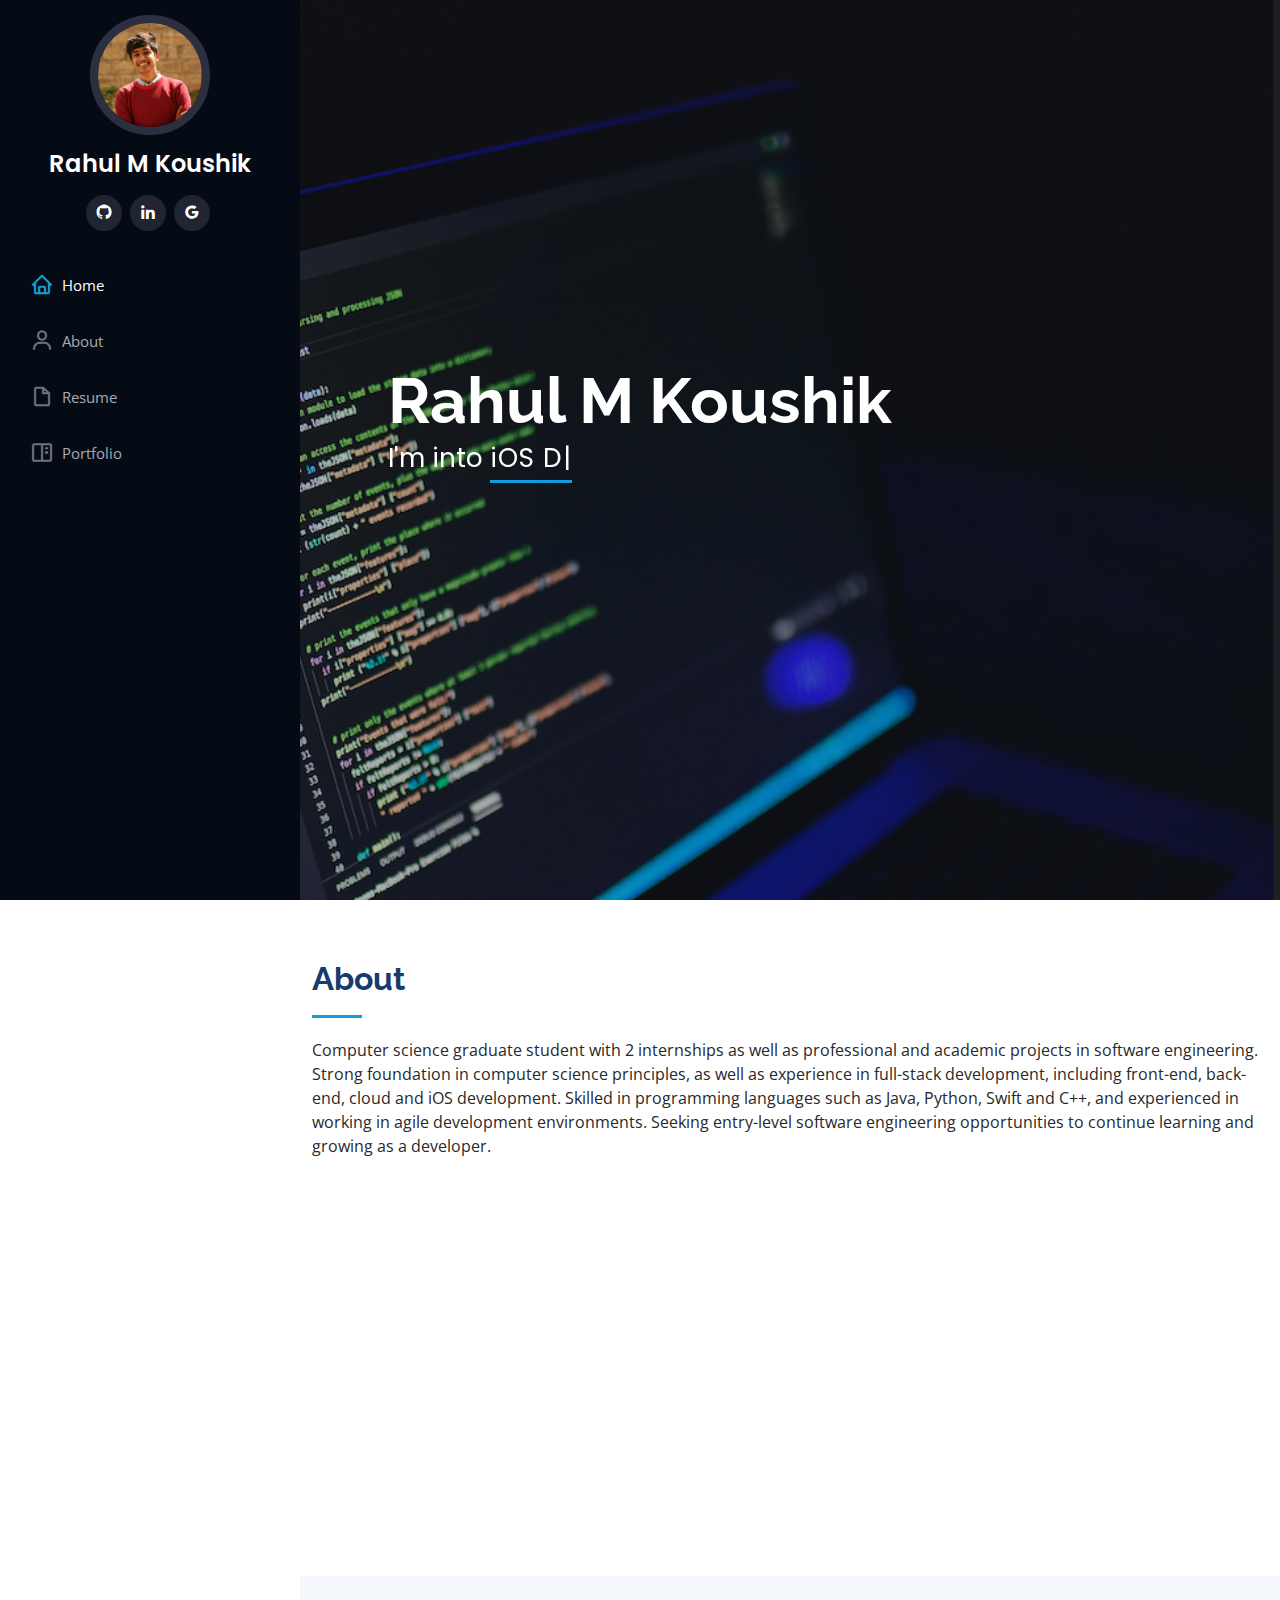
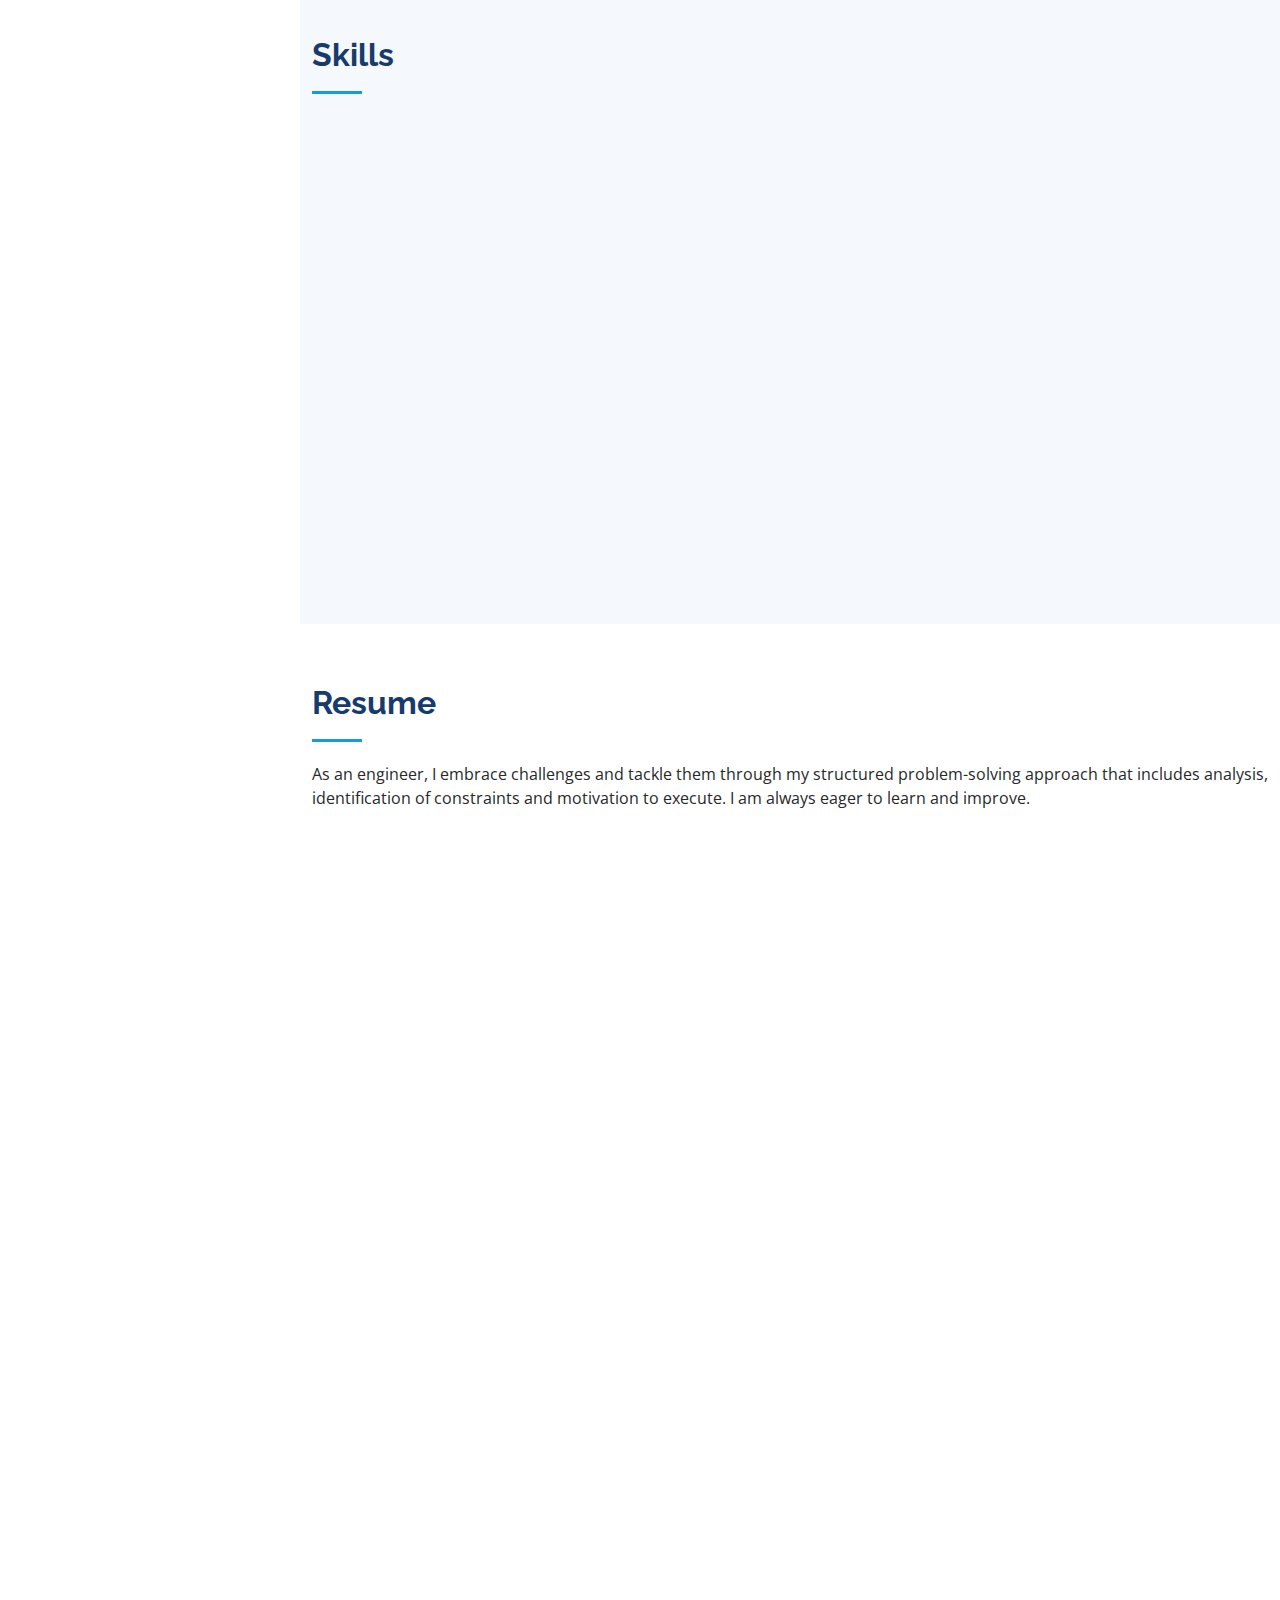
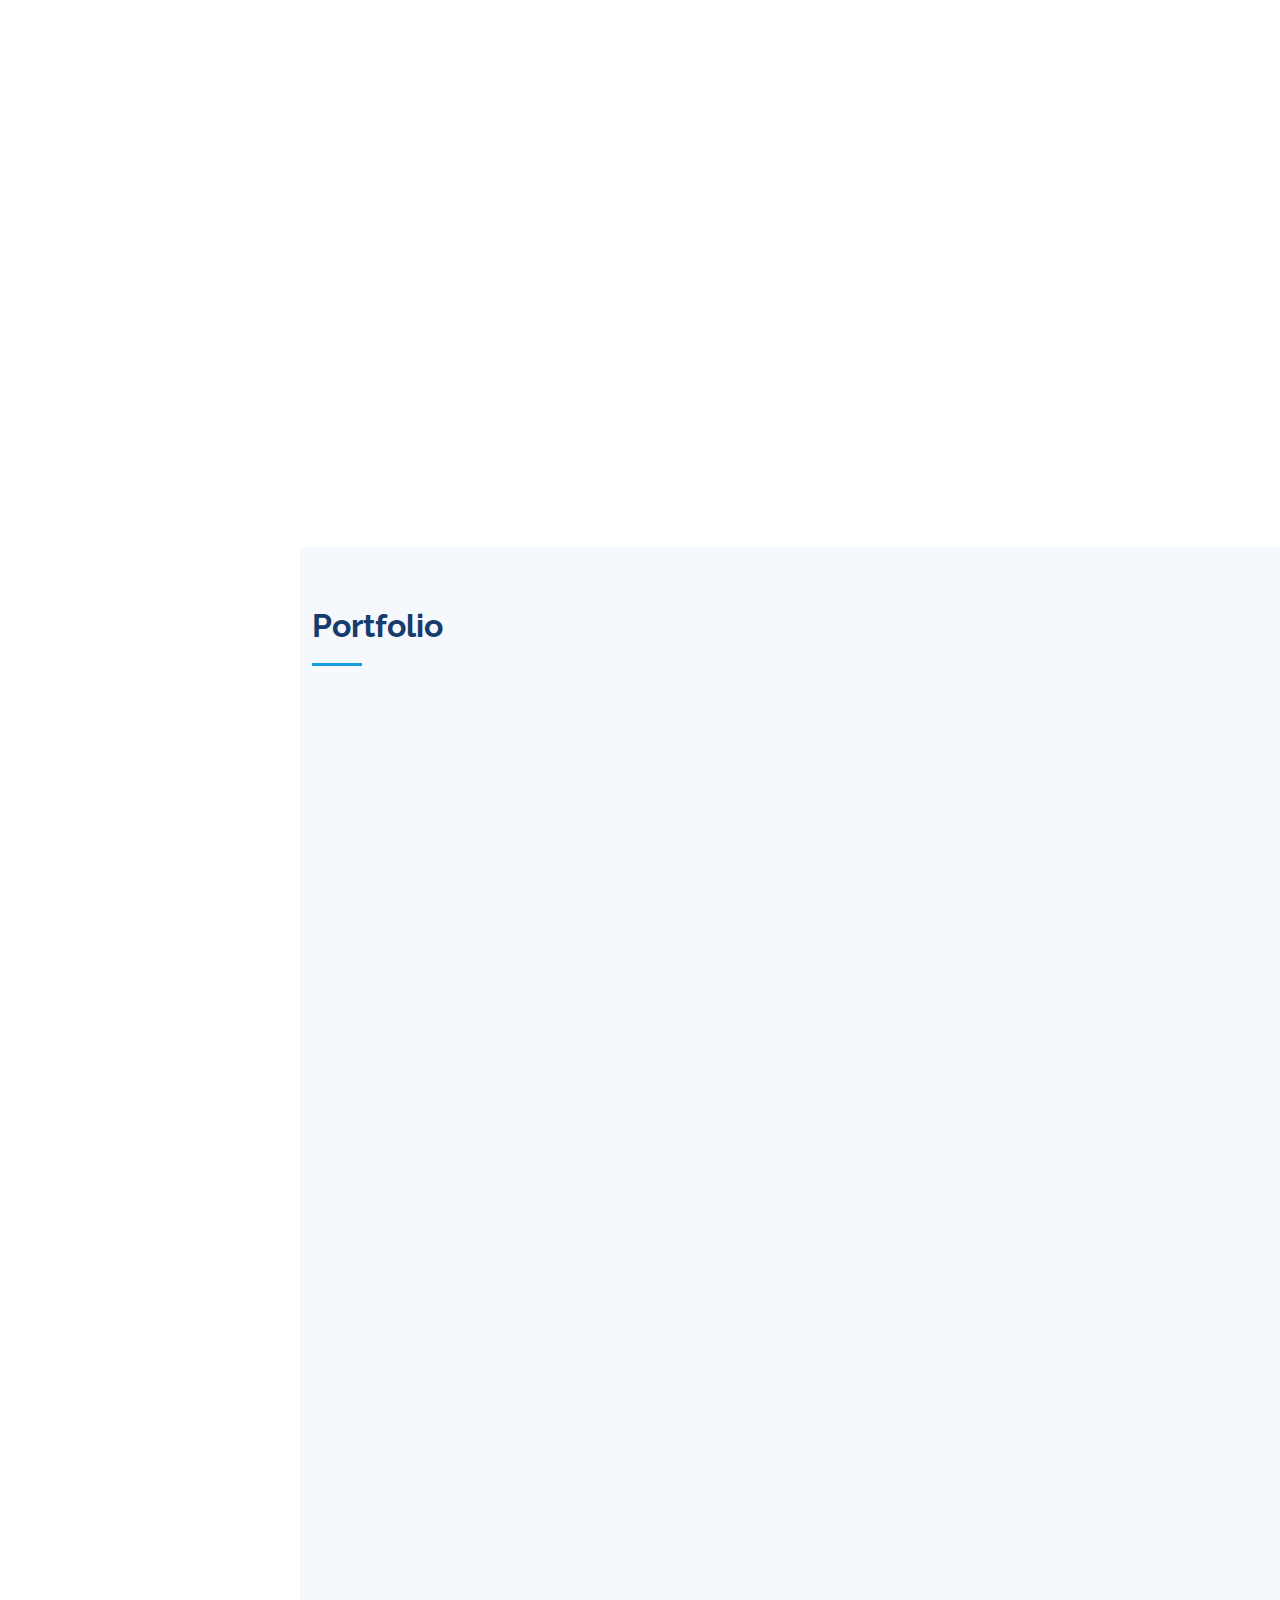
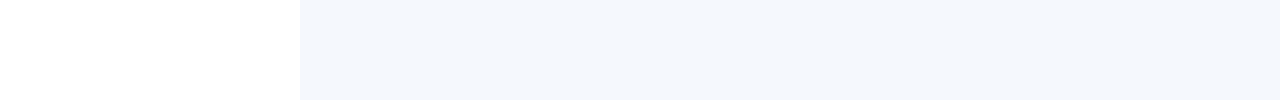
<file: index.html>
<!DOCTYPE html>
<html lang="en">

<head>
  <meta charset="utf-8">
  <meta content="width=device-width, initial-scale=1.0" name="viewport">

  <title>Rahul's Portfolio Details</title>
  <meta content="" name="description">
  <meta content="" name="keywords">

  <!-- Favicons -->
  <link href="assets/img/favicon.png" rel="icon">
  <link href="assets/img/apple-touch-icon.png" rel="apple-touch-icon">

  <!-- Google Fonts -->
  <link href="https://fonts.googleapis.com/css?family=Open+Sans:300,300i,400,400i,600,600i,700,700i|Raleway:300,300i,400,400i,500,500i,600,600i,700,700i|Poppins:300,300i,400,400i,500,500i,600,600i,700,700i" rel="stylesheet">

  <!-- Vendor CSS Files -->
  <link href="assets/vendor/aos/aos.css" rel="stylesheet">
  <link href="assets/vendor/bootstrap/css/bootstrap.min.css" rel="stylesheet">
  <link href="assets/vendor/bootstrap-icons/bootstrap-icons.css" rel="stylesheet">
  <link href="assets/vendor/boxicons/css/boxicons.min.css" rel="stylesheet">
  <link href="assets/vendor/glightbox/css/glightbox.min.css" rel="stylesheet">
  <link href="assets/vendor/swiper/swiper-bundle.min.css" rel="stylesheet">

  <!-- Template Main CSS File -->
  <link href="assets/css/style.css" rel="stylesheet">

  <!-- =======================================================
  * Template Name: iPortfolio - v3.10.0
  * Template URL: https://bootstrapmade.com/iportfolio-bootstrap-portfolio-websites-template/
  * Author: BootstrapMade.com
  * License: https://bootstrapmade.com/license/
  ======================================================== -->
</head>

<body>

  <!-- ======= Mobile nav toggle button ======= -->
  <i class="bi bi-list mobile-nav-toggle d-xl-none"></i>

  <!-- ======= Header ======= -->
  <header id="header">
    <div class="d-flex flex-column">

      <div class="profile">
        <img src="assets/img/profile-img.jpg" alt="" class="img-fluid rounded-circle">
        <h1 class="text-light"><a href="index.html">Rahul M Koushik</a></h1>
        <div class="social-links mt-3 text-center">
          <a href="https://github.com/Fluff18" class="github"><i class="bx bxl-github"></i></a>
          <a href="https://www.linkedin.com/in/rkoushik1808/" class="linkedin"><i class="bx bxl-linkedin"></i></a>
          <a href="https://scholar.google.com/citations?user=sd2DSzEAAAAJ&hl=en&authuser=1" class="googlescholar"><i class="bx bxl-google"></i></a>
        </div>
      </div>

      <nav id="navbar" class="nav-menu navbar">
        <ul>
          <li><a href="#hero" class="nav-link scrollto active"><i class="bx bx-home"></i> <span>Home</span></a></li>
          <li><a href="#about" class="nav-link scrollto"><i class="bx bx-user"></i> <span>About</span></a></li>
          <li><a href="#resume" class="nav-link scrollto"><i class="bx bx-file-blank"></i> <span>Resume</span></a></li>
          <li><a href="#portfolio" class="nav-link scrollto"><i class="bx bx-book-content"></i> <span>Portfolio</span></a></li>
        </ul>
      </nav><!-- .nav-menu -->
    </div>
  </header><!-- End Header -->

  <!-- ======= Hero Section ======= -->
  <section id="hero" class="d-flex flex-column justify-content-center align-items-center">
    <div class="hero-container" data-aos="fade-in">
      <h1>Rahul M Koushik</h1>
      <p>I'm into <span class="typed" data-typed-items="iOS Development, FullStack, Product Management, Cloud Development"></span></p>
    </div>
  </section><!-- End Hero -->

  <main id="main">

    <!-- ======= About Section ======= -->
    <section id="about" class="about">
      <div class="container">

        <div class="section-title">
          <h2>About</h2>
          <p>Computer science graduate student with 2 internships as well as professional and academic projects in software engineering. Strong foundation in computer science principles, as well as experience in full-stack development, including front-end, back-end, cloud and iOS development. Skilled in programming languages such as Java, Python, Swift and C++, and experienced in working in agile development environments. Seeking entry-level software engineering opportunities to continue learning and growing as a developer.</p>
        </div>

        <div class="row">
          <div class="col-lg-4" data-aos="fade-right">
            <img src="assets/img/profile-img.jpg" class="img-fluid" alt="">
          </div>
          <div class="col-lg-8 pt-4 pt-lg-0 content" data-aos="fade-left">
            <h3>iOS, FullStack &amp; Cloud Developer</h3>
            <p class="fst-italic">
              Seeking SWE roles starting May 2023 | MSCS Grad @ ASU | Ex - HPE, Cisco Webex
            </p>
            <div class="row">
              <div class="col-lg-6">
                <ul>
                  <li><i class="bi bi-chevron-right"></i> <strong>Birthday:</strong> <span>August 18, 1999</span></li>
                  <li><i class="bi bi-chevron-right"></i> <strong>Job:</strong> <span>Research Aide at Luminosity Lab, ASU</span></li>
                  <li><i class="bi bi-chevron-right"></i> <strong>Phone:</strong> <span>+1-(480-791-6597)</span></li>
                  <li><i class="bi bi-chevron-right"></i> <strong>City:</strong> <span>Tempe, Arizona</span></li>
                </ul>
              </div>
              <div class="col-lg-6">
                <ul>
                  <li><i class="bi bi-chevron-right"></i> <strong>College:</strong> <span>Arizona State University</span></li>
                  <li><i class="bi bi-chevron-right"></i> <strong>Degree:</strong> <span>Master of Science</span></li>
                  
                  <li><i class="bi bi-chevron-right"></i> <strong>Major:</strong> <span>Computer Science</span></li>
                  <li><i class="bi bi-chevron-right"></i> <strong>Email:</strong> <span>rkoushik@asu.edu</span></li>
                </ul>
              </div>
            </div>
            <p>
              Currently working towards my AWS developer certification and working on a fun Web 3.0 project. Ask me more about this :)
            </p>
          </div>
        </div>

      </div>
    </section>
    <!-- ======= Skills Section ======= -->
    <section id="skills" class="skills section-bg">
      <div class="container">

        <div class="section-title">
          <h2>Skills</h2>
        </div>

        <div class="row skills-content">

          <div class="col-lg-4" data-aos="fade-up" data-aos-delay="100">

            <div class="progress">
              <span class="skill">HTML 5</span>
              <div class="progress-bar-wrap">
                <div class="progress-bar" role="progressbar" aria-valuenow="90" aria-valuemin="0" aria-valuemax="100"></div>
              </div>
            </div>

            <div class="progress">
              <span class="skill">CSS 3</span>
              <div class="progress-bar-wrap">
                <div class="progress-bar" role="progressbar" aria-valuenow="90" aria-valuemin="0" aria-valuemax="100"></div>
              </div>
            </div>


            <div class="progress">
              <span class="skill">Bootstrap 4</span>
              <div class="progress-bar-wrap">
                <div class="progress-bar" role="progressbar" aria-valuenow="70" aria-valuemin="0" aria-valuemax="100"></div>
              </div>
            </div>

            <div class="progress">
              <span class="skill">JavaScript ES6</span>
              <div class="progress-bar-wrap">
                <div class="progress-bar" role="progressbar" aria-valuenow="80" aria-valuemin="0" aria-valuemax="100"></div>
              </div>
            </div>

            <div class="progress">
              <span class="skill">NodeJs</span>
              <div class="progress-bar-wrap">
                <div class="progress-bar" role="progressbar" aria-valuenow="75" aria-valuemin="0" aria-valuemax="100"></div>
              </div>
            </div>

            <div class="progress">
              <span class="skill">React</span>
              <div class="progress-bar-wrap">
                <div class="progress-bar" role="progressbar" aria-valuenow="70" aria-valuemin="0" aria-valuemax="100"></div>
              </div>
            </div>
          </div>

          <div class="col-lg-4" data-aos="fade-up" data-aos-delay="100">

            <div class="progress">
              <span class="skill">Python </span>
              <div class="progress-bar-wrap">
                <div class="progress-bar" role="progressbar" aria-valuenow="90" aria-valuemin="0" aria-valuemax="100"></div>
              </div>
            </div>

            <div class="progress">
              <span class="skill">C </span>
              <div class="progress-bar-wrap">
                <div class="progress-bar" role="progressbar" aria-valuenow="92" aria-valuemin="0" aria-valuemax="100"></div>
              </div>
            </div>

            <div class="progress">
              <span class="skill">C++</span>
              <div class="progress-bar-wrap">
                <div class="progress-bar" role="progressbar" aria-valuenow="92" aria-valuemin="0" aria-valuemax="100"></div>
              </div>
            </div>
            

            <div class="progress">
              <span class="skill">SwiftUI</span>
              <div class="progress-bar-wrap">
                <div class="progress-bar" role="progressbar" aria-valuenow="90" aria-valuemin="0" aria-valuemax="100"></div>
              </div>
            </div>

            <div class="progress">
              <span class="skill">Swift</span>
              <div class="progress-bar-wrap">
                <div class="progress-bar" role="progressbar" aria-valuenow="90" aria-valuemin="0" aria-valuemax="100"></div>
              </div>
            </div>

            <div class="progress">
              <span class="skill">Objective C</span>
              <div class="progress-bar-wrap">
                <div class="progress-bar" role="progressbar" aria-valuenow="65" aria-valuemin="0" aria-valuemax="100"></div>
              </div>
            </div>

           
            <div class="progress">
              <span class="skill">JAVA</span>
              <div class="progress-bar-wrap">
                <div class="progress-bar" role="progressbar" aria-valuenow="60" aria-valuemin="0" aria-valuemax="100"></div>
              </div>
            </div>


          </div>
          

          <div class="col-lg-4" data-aos="fade-up" data-aos-delay="100">

            <div class="progress">
              <span class="skill">MYSQL</span>
              <div class="progress-bar-wrap">
                <div class="progress-bar" role="progressbar" aria-valuenow="90" aria-valuemin="0" aria-valuemax="100"></div>
              </div>
            </div>

            <div class="progress">
              <span class="skill">MONGODB </span>
              <div class="progress-bar-wrap">
                <div class="progress-bar" role="progressbar" aria-valuenow="80" aria-valuemin="0" aria-valuemax="100"></div>
              </div>
            </div>

            <div class="progress">
              <span class="skill">FIREBASE</span>
              <div class="progress-bar-wrap">
                <div class="progress-bar" role="progressbar" aria-valuenow="85" aria-valuemin="0" aria-valuemax="100"></div>
              </div>
            </div>

            <div class="progress">
              <span class="skill">DYNAMODB</span>
              <div class="progress-bar-wrap">
                <div class="progress-bar" role="progressbar" aria-valuenow="85" aria-valuemin="0" aria-valuemax="100"></div>
              </div>
            </div>

            <div class="progress">
              <span class="skill">GIT</span>
              <div class="progress-bar-wrap">
                <div class="progress-bar" role="progressbar" aria-valuenow="85" aria-valuemin="0" aria-valuemax="100"></div>
              </div>
            </div>

            <div class="progress">
              <span class="skill">AWS</span>
              <div class="progress-bar-wrap">
                <div class="progress-bar" role="progressbar" aria-valuenow="90" aria-valuemin="0" aria-valuemax="100"></div>
              </div>
            </div>

          </div>

        </div>

      </div>
    </section><!-- End Skills Section -->

    <!-- ======= Resume Section ======= -->
    <section id="resume" class="resume">
      <div class="container">

        <div class="section-title">
          <h2>Resume</h2>
          <p>As an engineer, I embrace challenges and tackle them through my structured problem-solving approach that includes analysis, identification of constraints and motivation to execute. I am always eager to learn and improve.</p>
        </div>

        <div class="row">
          <div class="col-lg-6" data-aos="fade-up">
            <h3 class="resume-title">Sumary</h3>
            <div class="resume-item pb-0">
              <h4>Rahul M Koushik</h4>
              <p><em>Developer, Gamer, Soccer Player</em></p>
              <ul>
                <li>Tempe, Arizona</li>
                <li>(480) 791-6597</li>
                <li>rkoushik@asu.edu</li>
              </ul>
            </div>

            <h3 class="resume-title">Education</h3>
            <div class="resume-item">
              <h4>Master of Science, Computer Science</h4>
              <h5>August, 2021 - May, 2023</h5>
              <p><em>Arizona State University, Tempe, AZ</em></p>
              <p>GPA - 3.59/4.00</p>
            </div>
            <div class="resume-item">
              <h4>Bachelor of Technology, Computer Science &amp; Engineering </h4>
              <h5>August, 2017 - July, 2021</h5>
              <p><em>PES University, Bengaluru, India</em></p>
              <p>GPA - 8.2/10.0</p>
            </div>

            <h3 class="resume-title">Publications</h3>
            <div class="resume-item">
              <h4>Generation of True Random Numbers using Entropy Sources present within Portable Computers <a href ="https://www.dropbox.com/s/zdiulsbxousrrvo/Generation%20of%20True%20Random%20Numbers%20using%20Entropy%20Sources%20present%20within%20Portable%20Computers.pdf?dl=0" title="https://www.dropbox.com/s/zdiulsbxousrrvo/Generation%20of%20True%20Random%20Numbers%20using%20Entropy%20Sources%20present%20within%20Portable%20Computers.pdf?dl=0"><i class="bx bx-link"></i></a></h4>
              <p><em>Used device sensors and packet round-trip time as entropy sources to construct true random number generators that perform well for practical use cases</em></p>
            </div>
            <div class="resume-item">
              <h4>ViStA: Video Streaming and Analytics Benchmark <a href ="https://www.dropbox.com/s/r88ilfh5zsuakx7/VISTA_Benchmark.pdf?dl=0" title="https://www.dropbox.com/s/r88ilfh5zsuakx7/VISTA_Benchmark.pdf?dl=0"><i class="bx bx-link"></i></a></h4>
              <p><em>Proposed an efficient microservice based architecture to simultaneously stream and analyze videos while ensuring high cohesion and low coupling while simultaneously providing the freedom, to add and/or remove functionalities as well</em></p>
            </div>
            <div class="resume-item">
              <h4>PipeGAN <a href ="https://www.dropbox.com/s/jktuhbw6p03cc1w/PipeGAN.pdf?dl=0>" title="https://www.dropbox.com/s/jktuhbw6p03cc1w/PipeGAN.pdf?dl=0>"<i class="bx bx-link"></i></a></h4>
              <p><em>Proposed and actualized a novel batch-splitting pipeline-parallelism algorithm for GANs that uses coordinated gradient updates, permitting model parallelism with training stability and high hardware utilization</em></p>
            </div>
          </div>

          <div class="col-lg-6" data-aos="fade-up" data-aos-delay="100">
            <h3 class="resume-title">Professional Experience</h3>
            <div class="resume-item">
              <h4>Research Aide</h4>
              <h5>February, 2022 - Present</h5>
              <p><em>The Luminosity Lab, Tempe, AZ </em></p>
              <ul>
                <li>Led an iOS development team with a goal to revamp the iOS and Android platform Apps while helping the clients make
                  mobile product decisions - <a href="https://thetouchpointsolution.com/">https://thetouchpointsolution.com/</a></li>
                <li>Employed Apple Watch’s HealthKit functionality to gather HRV and other sensor values for data analysis</li>
                <li>Proposed and designed a practical telehealth solution using Zoom’s Meeting SDK and Firebase that allows doctors to start
                  remote meetings with patients which saves 15 minutes per visit</li>
              </ul>
            </div>

            <div class="resume-item">
              <h4>Software Engineering Intern</h4>
              <h5>May, 2022 - August, 2022</h5>
              <p><em>Aruba : Hewlett Packard Enterprise, Tempe, AZ</em></p>
              <ul>
                <li>Created a test automation tool to configure various topologies saving an estimated 150k hours of engineering time/year</li>
                <li>Conducted product presentation with panels comprising senior engineers and cross-functional representatives</li>
                <li>Defined and implemented source code for MPLS enabled embedded networking switches and routers</li>
                <li>Modified, designed, and coded test cases and libraries for regular expression parsers, component, and feature tests</li>
              </ul>
            </div>

            <div class="resume-item">
              <h4>Technical Undergraduate Intern</h4>
              <h5>January, 2021 - July, 2021</h5>
              <p><em>Aruba : Webex by Cisco, Bengaluru, India</em></p>
              <ul>
                <li> Implemented numerous APIs to schedule calls and enabled background connection for the <a href="" Cisco Webex iOS SDK v3>iOS SDK v3</a></li>
                <li>Developed a sample iOS application called <a href = ""Kitchen Sink>Kitchen Sink</a> that demonstrates the APIs provided by the iOS SDK</li>
                <li>Conducted unit test cases, performed end-to-end functionality testing, revised code, and identified and resolved bugs</li>
              </ul>
            </div>


            <!-- <div class="resume-item">
              <h4>FullStack Engineer</h4>
              <h5>May, 2020 - December, 2020</h5>
              <p><em>Qescapades Pvt Limited, Bengaluru, India</em></p>
              <ul>
                <li>Streamlined all offerings, with a new responsive website, which increased website traffic by 30%</li>
                <li>Boosted user engagement by 80% through the creation of a blog page featuring over 25 tourism-related blog posts</li>
              </ul>
            </div> -->
          </div>
        </div>
        
      </div>
    </section><!-- End Resume Section -->

    <!-- ======= Portfolio Section ======= -->
    <section id="portfolio" class="portfolio section-bg">
      <div class="container">

        <div class="section-title">
          <h2>Portfolio</h2>
        </div>

        <div class="row" data-aos="fade-up">
          <div class="col-lg-12 d-flex justify-content-center">
            <ul id="portfolio-flters">
              <li data-filter="*" class="filter-active">All</li>
              <li data-filter=".filter-app">Mobile</li>
              <li data-filter=".filter-card">FullStack</li>
              <li data-filter=".filter-web">Cloud</li>
            </ul>
          </div>
        </div>

        <div class="row portfolio-container" data-aos="fade-up" data-aos-delay="100">

          <div class="col-lg-4 col-md-6 portfolio-item filter-app">
            <div class="portfolio-wrap">
              <img src="assets/img/portfolio/portfolio-1.jpg" class="img-fluid" alt="">
              <div class="portfolio-links">
                <a href="assets/img/portfolio/portfolio-1.jpg" data-gallery="portfolioGallery" class="portfolio-lightbox" title="Fetch Recipes: Sample Recipe App"><i class="bx bx-plus"></i></a>
                <a href="FetchRecipes-details.html" title="More Details"><i class="bx bx-link"></i></a>
              </div>
            </div>
          </div>

          <div class="col-lg-4 col-md-6 portfolio-item filter-web">
            <div class="portfolio-wrap">
              <img src="assets/img/portfolio/portfolio-2.jpg" class="img-fluid" alt="">
              <div class="portfolio-links">
                <a href="assets/img/portfolio/portfolio-2.jpg" data-gallery="portfolioGallery" class="portfolio-lightbox" title="RideShare App"><i class="bx bx-plus"></i></a>
                <a href="Uber-details.html" title="More Details"><i class="bx bx-link"></i></a>
              </div>
            </div>
          </div>

          <div class="col-lg-4 col-md-6 portfolio-item filter-app">
            <div class="portfolio-wrap">
              <img src="assets/img/portfolio/portfolio-3.jpg" class="img-fluid" alt="">
              <div class="portfolio-links">
                <a href="assets/img/portfolio/portfolio-3.jpg" data-gallery="portfolioGallery" class="portfolio-lightbox" title="Hand-writing recognition - Android App"><i class="bx bx-plus"></i></a>
                <a href="AndroidApp-details.html" title="More Details"><i class="bx bx-link"></i></a>
              </div>
            </div>
          </div>

          <div class="col-lg-4 col-md-6 portfolio-item filter-card">
            <div class="portfolio-wrap">
              <img src="assets/img/portfolio/portfolio-4.jpg" class="img-fluid" alt="">
              <div class="portfolio-links">
                <a href="assets/img/portfolio/portfolio-4.jpg" data-gallery="portfolioGallery" class="portfolio-lightbox" title="Zoom Telehealth Solution"><i class="bx bx-plus"></i></a>
                <a href="Zoom-details.html" title="More Details"><i class="bx bx-link"></i></a>
              </div>
            </div>
          </div>

          <div class="col-lg-4 col-md-6 portfolio-item filter-web">
            <div class="portfolio-wrap">
              <img src="assets/img/portfolio/portfolio-5.jpg" class="img-fluid" alt="">
              <div class="portfolio-links">
                <a href="assets/img/portfolio/portfolio-5.jpg" data-gallery="portfolioGallery" class="portfolio-lightbox" title="PaaS - Face Recognition Service on live streamed video"><i class="bx bx-plus"></i></a>
                <a href="PaaS-details.html" title="More Details"><i class="bx bx-link"></i></a>
              </div>
            </div>
          </div>

          <div class="col-lg-4 col-md-6 portfolio-item filter-app">
            <div class="portfolio-wrap">
              <img src="assets/img/portfolio/portfolio-6.jpg" class="img-fluid" alt="">
              <div class="portfolio-links">
                <a href="assets/img/portfolio/portfolio-6.jpg" data-gallery="portfolioGallery" class="portfolio-lightbox" title="Expense Tracker App"><i class="bx bx-plus"></i></a>
                <a href="ExpenseTracker-details.html" title="More Details"><i class="bx bx-link"></i></a>
              </div>
            </div>
          </div>

          <div class="col-lg-4 col-md-6 portfolio-item filter-card">
            <div class="portfolio-wrap">
              <img src="assets/img/portfolio/portfolio-7.jpg" class="img-fluid" alt="">
              <div class="portfolio-links">
                <a href="assets/img/portfolio/portfolio-7.jpg" data-gallery="portfolioGallery" class="portfolio-lightbox" title="E-Commerce Website"><i class="bx bx-plus"></i></a>
                <a href="E-Commercee-details.html" title="More Details"><i class="bx bx-link"></i></a>
              </div>
            </div>
          </div>

          <div class="col-lg-4 col-md-6 portfolio-item filter-web">
            <div class="portfolio-wrap">
              <img src="assets/img/portfolio/portfolio-9.jpg" class="img-fluid" alt="">
              <div class="portfolio-links">
                <a href="assets/img/portfolio/portfolio-9.jpg" data-gallery="portfolioGallery" class="portfolio-lightbox" title="IaaS - Face Recognition using AWS"><i class="bx bx-plus"></i></a>
                <a href="IaaS-details.html" title="More Details"><i class="bx bx-link"></i></a>
              </div>
            </div>
          </div>

        </div>

      </div>
    </section><!-- End Portfolio Section -->

    <!-- ======= Testimonials Section ======= -->
    <!-- <section id="testimonials" class="testimonials section-bg">
      <div class="container">

        <div class="section-title">
          <h2>Testimonials</h2>
          <p>Magnam dolores commodi suscipit. Necessitatibus eius consequatur ex aliquid fuga eum quidem. Sit sint consectetur velit. Quisquam quos quisquam cupiditate. Et nemo qui impedit suscipit alias ea. Quia fugiat sit in iste officiis commodi quidem hic quas.</p>
        </div>

        <div class="testimonials-slider swiper" data-aos="fade-up" data-aos-delay="100">
          <div class="swiper-wrapper">

            <div class="swiper-slide">
              <div class="testimonial-item" data-aos="fade-up">
                <p>
                  <i class="bx bxs-quote-alt-left quote-icon-left"></i>
                  Proin iaculis purus consequat sem cure digni ssim donec porttitora entum suscipit rhoncus. Accusantium quam, ultricies eget id, aliquam eget nibh et. Maecen aliquam, risus at semper.
                  <i class="bx bxs-quote-alt-right quote-icon-right"></i>
                </p>
                <img src="assets/img/testimonials/testimonials-1.jpg" class="testimonial-img" alt="">
                <h3>Saul Goodman</h3>
                <h4>Ceo &amp; Founder</h4>
              </div>
            </div>

            <div class="swiper-slide">
              <div class="testimonial-item" data-aos="fade-up" data-aos-delay="100">
                <p>
                  <i class="bx bxs-quote-alt-left quote-icon-left"></i>
                  Export tempor illum tamen malis malis eram quae irure esse labore quem cillum quid cillum eram malis quorum velit fore eram velit sunt aliqua noster fugiat irure amet legam anim culpa.
                  <i class="bx bxs-quote-alt-right quote-icon-right"></i>
                </p>
                <img src="assets/img/testimonials/testimonials-2.jpg" class="testimonial-img" alt="">
                <h3>Sara Wilsson</h3>
                <h4>Designer</h4>
              </div>
            </div>
            <div class="swiper-slide">
              <div class="testimonial-item" data-aos="fade-up" data-aos-delay="200">
                <p>
                  <i class="bx bxs-quote-alt-left quote-icon-left"></i>
                  Enim nisi quem export duis labore cillum quae magna enim sint quorum nulla quem veniam duis minim tempor labore quem eram duis noster aute amet eram fore quis sint minim.
                  <i class="bx bxs-quote-alt-right quote-icon-right"></i>
                </p>
                <img src="assets/img/testimonials/testimonials-3.jpg" class="testimonial-img" alt="">
                <h3>Jena Karlis</h3>
                <h4>Store Owner</h4>
              </div>
            </div>

            <div class="swiper-slide">
              <div class="testimonial-item" data-aos="fade-up" data-aos-delay="300">
                <p>
                  <i class="bx bxs-quote-alt-left quote-icon-left"></i>
                  Fugiat enim eram quae cillum dolore dolor amet nulla culpa multos export minim fugiat minim velit minim dolor enim duis veniam ipsum anim magna sunt elit fore quem dolore labore illum veniam.
                  <i class="bx bxs-quote-alt-right quote-icon-right"></i>
                </p>
                <img src="assets/img/testimonials/testimonials-4.jpg" class="testimonial-img" alt="">
                <h3>Matt Brandon</h3>
                <h4>Freelancer</h4>
              </div>
            </div>
            <div class="swiper-slide">
              <div class="testimonial-item" data-aos="fade-up" data-aos-delay="400">
                <p>
                  <i class="bx bxs-quote-alt-left quote-icon-left"></i>
                  Quis quorum aliqua sint quem legam fore sunt eram irure aliqua veniam tempor noster veniam enim culpa labore duis sunt culpa nulla illum cillum fugiat legam esse veniam culpa fore nisi cillum quid.
                  <i class="bx bxs-quote-alt-right quote-icon-right"></i>
                </p>
                <img src="assets/img/testimonials/testimonials-5.jpg" class="testimonial-img" alt="">
                <h3>John Larson</h3>
                <h4>Entrepreneur</h4>
              </div>
            </div>

          </div>
          <div class="swiper-pagination"></div>
        </div>

      </div>
    </section> -->
    <!-- End Testimonials Section -->

  </main><!-- End #main -->


  <a href="#" class="back-to-top d-flex align-items-center justify-content-center"><i class="bi bi-arrow-up-short"></i></a>

  <!-- Vendor JS Files -->
  <script src="assets/vendor/purecounter/purecounter_vanilla.js"></script>
  <script src="assets/vendor/aos/aos.js"></script>
  <script src="assets/vendor/bootstrap/js/bootstrap.bundle.min.js"></script>
  <script src="assets/vendor/glightbox/js/glightbox.min.js"></script>
  <script src="assets/vendor/isotope-layout/isotope.pkgd.min.js"></script>
  <script src="assets/vendor/swiper/swiper-bundle.min.js"></script>
  <script src="assets/vendor/typed.js/typed.min.js"></script>
  <script src="assets/vendor/waypoints/noframework.waypoints.js"></script>
  <script src="assets/vendor/php-email-form/validate.js"></script>

  <!-- Template Main JS File -->
  <script src="assets/js/main.js"></script>

</body>

</html>
</file>
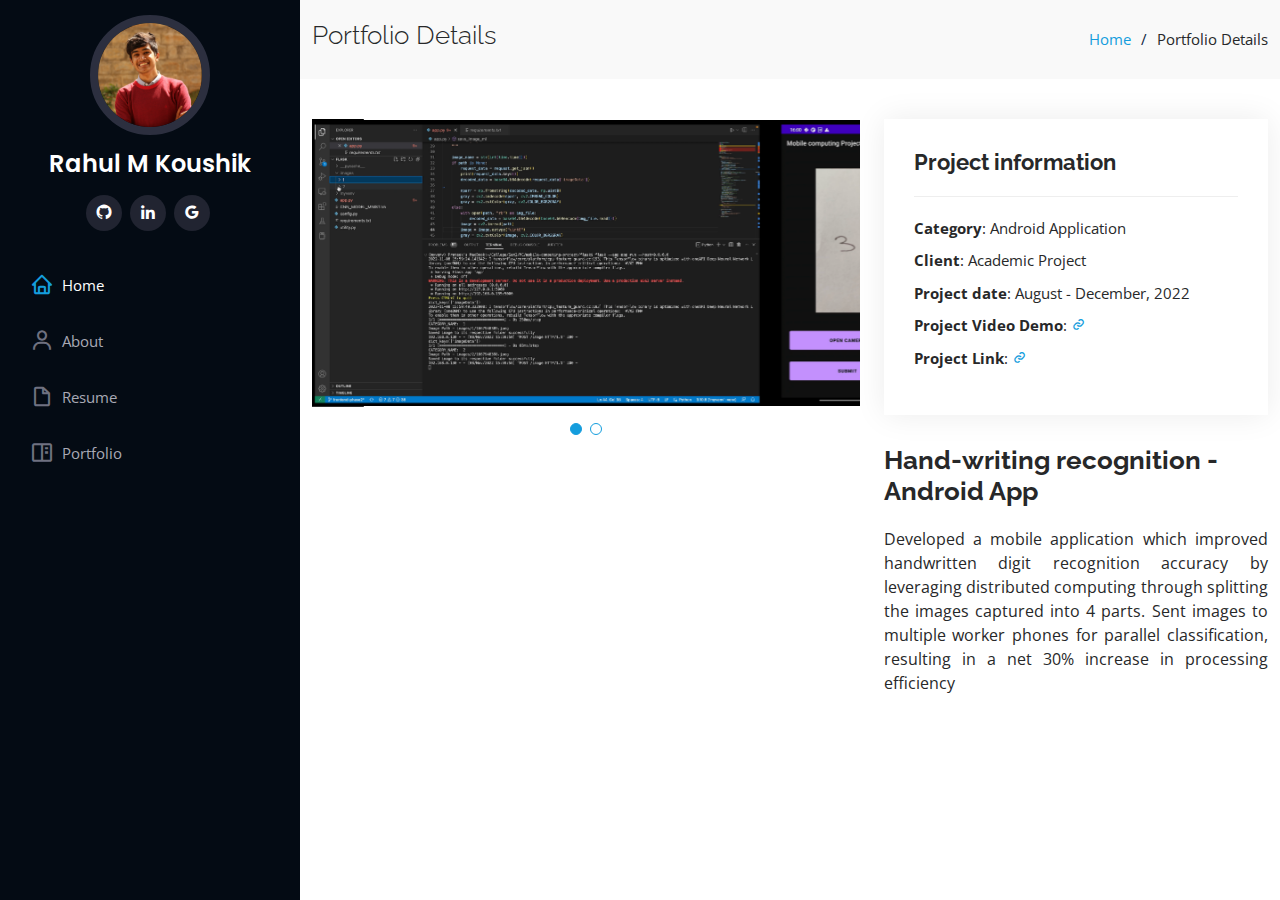
<file: AndroidApp-details.html>
<!DOCTYPE html>
<html lang="en">

<head>
  <meta charset="utf-8">
  <meta content="width=device-width, initial-scale=1.0" name="viewport">

  <title>Rahul's Portfolio Details</title>
  <meta content="" name="description">
  <meta content="" name="keywords">

  <!-- Favicons -->
  <link href="assets/img/favicon.png" rel="icon">
  <link href="assets/img/apple-touch-icon.png" rel="apple-touch-icon">

  <!-- Google Fonts -->
  <link href="https://fonts.googleapis.com/css?family=Open+Sans:300,300i,400,400i,600,600i,700,700i|Raleway:300,300i,400,400i,500,500i,600,600i,700,700i|Poppins:300,300i,400,400i,500,500i,600,600i,700,700i" rel="stylesheet">

  <!-- Vendor CSS Files -->
  <link href="assets/vendor/aos/aos.css" rel="stylesheet">
  <link href="assets/vendor/bootstrap/css/bootstrap.min.css" rel="stylesheet">
  <link href="assets/vendor/bootstrap-icons/bootstrap-icons.css" rel="stylesheet">
  <link href="assets/vendor/boxicons/css/boxicons.min.css" rel="stylesheet">
  <link href="assets/vendor/glightbox/css/glightbox.min.css" rel="stylesheet">
  <link href="assets/vendor/swiper/swiper-bundle.min.css" rel="stylesheet">

  <!-- Template Main CSS File -->
  <link href="assets/css/style.css" rel="stylesheet">

  <!-- =======================================================
  * Template Name: iPortfolio - v3.10.0
  * Template URL: https://bootstrapmade.com/iportfolio-bootstrap-portfolio-websites-template/
  * Author: BootstrapMade.com
  * License: https://bootstrapmade.com/license/
  ======================================================== -->
</head>

<body>

  <!-- ======= Mobile nav toggle button ======= -->
  <i class="bi bi-list mobile-nav-toggle d-xl-none"></i>

  <!-- ======= Header ======= -->
  <header id="header">
    <div class="d-flex flex-column">

      <div class="profile">
        <img src="assets/img/profile-img.jpg" alt="" class="img-fluid rounded-circle">
        <h1 class="text-light"><a href="index.html">Rahul M Koushik</a></h1>
        <div class="social-links mt-3 text-center">
          <a href="https://github.com/Fluff18" class="github"><i class="bx bxl-github"></i></a>
          <a href="https://www.linkedin.com/in/rkoushik1808/" class="linkedin"><i class="bx bxl-linkedin"></i></a>
          <a href="https://scholar.google.com/citations?user=sd2DSzEAAAAJ&hl=en&authuser=1" class="googlescholar"><i class="bx bxl-google"></i></a>
        </div>
      </div>

      <nav id="navbar" class="nav-menu navbar">
        <ul>
          <li><a href="index.html#hero" class="nav-link scrollto active"><i class="bx bx-home"></i> <span>Home</span></a></li>
          <li><a href="index.html#about" class="nav-link scrollto"><i class="bx bx-user"></i> <span>About</span></a></li>
          <li><a href="index.html#resume" class="nav-link scrollto"><i class="bx bx-file-blank"></i> <span>Resume</span></a></li>
          <li><a href="index.html#portfolio" class="nav-link scrollto"><i class="bx bx-book-content"></i> <span>Portfolio</span></a></li>
        </ul>
      </nav><!-- .nav-menu -->
    </div>
  </header><!-- End Header -->

  <main id="main">

    <!-- ======= Breadcrumbs ======= -->
    <section id="breadcrumbs" class="breadcrumbs">
      <div class="container">

        <div class="d-flex justify-content-between align-items-center">
          <h2>Portfolio Details</h2>
          <ol>
            <li><a href="index.html">Home</a></li>
            <li>Portfolio Details</li>
          </ol>
        </div>

      </div>
    </section><!-- End Breadcrumbs -->

    <!-- ======= Portfolio Details Section ======= -->
    <section id="portfolio-details" class="portfolio-details">
      <div class="container">

        <div class="row gy-4">

          <div class="col-lg-7">
            <div class="portfolio-details-slider swiper">
              <div class="swiper-wrapper align-items-center">

                <div class="swiper-slide">
                  <img src="assets/img/portfolio/MC.jpg" alt="" style="width: 600px; height: auto;">
                </div>

                <div class="swiper-slide"  >
                  <img src="assets/img/portfolio/Hand.jpg" alt=""style="width: 600px; height: auto;">
                </div>

              </div>
              <div class="swiper-pagination"></div>
            </div>
          </div>

          <div class="col-lg-5">
            <div class="portfolio-info">
              <h3>Project information</h3>
              <ul>
                <li><strong>Category</strong>: Android Application</li>
                <li><strong>Client</strong>: Academic Project</li>
                <li><strong>Project date</strong>: August - December, 2022</li>
                <li><strong>Project Video Demo</strong>: <a href ="https://www.dropbox.com/s/2tdydkgju0yd0m5/MC_Project2_Demo_2022.mp4?dl=0" title="https://www.dropbox.com/s/2tdydkgju0yd0m5/MC_Project2_Demo_2022.mp4?dl=0"><i class="bx bx-link"></i></a></li>
                <li><strong>Project Link</strong>: <a href ="https://github.com/karan-w/mobile-computing-project" title=" https://github.com/karan-w/mobile-computing-project"><i class="bx bx-link"></i></a></li>

               
              </ul>
            </div>
            <div class="portfolio-description">
              <h2>Hand-writing recognition - Android App</h2>
              <p style="text-align: justify;
              text-justify: inter-word;"> 
                Developed a mobile application which improved handwritten digit recognition accuracy by leveraging distributed computing through splitting the images captured into 4 parts. Sent images to multiple worker phones for parallel classification, resulting in a net 30% increase in processing efficiency</div>
          </div>

        </div>

      </div>
    </section><!-- End Portfolio Details Section -->

  </main><!-- End #main -->


  <a href="#" class="back-to-top d-flex align-items-center justify-content-center"><i class="bi bi-arrow-up-short"></i></a>

  <!-- Vendor JS Files -->
  <script src="assets/vendor/purecounter/purecounter_vanilla.js"></script>
  <script src="assets/vendor/aos/aos.js"></script>
  <script src="assets/vendor/bootstrap/js/bootstrap.bundle.min.js"></script>
  <script src="assets/vendor/glightbox/js/glightbox.min.js"></script>
  <script src="assets/vendor/isotope-layout/isotope.pkgd.min.js"></script>
  <script src="assets/vendor/swiper/swiper-bundle.min.js"></script>
  <script src="assets/vendor/typed.js/typed.min.js"></script>
  <script src="assets/vendor/waypoints/noframework.waypoints.js"></script>
  <script src="assets/vendor/php-email-form/validate.js"></script>

  <!-- Template Main JS File -->
  <script src="assets/js/main.js"></script>

</body>

</html>
</file>
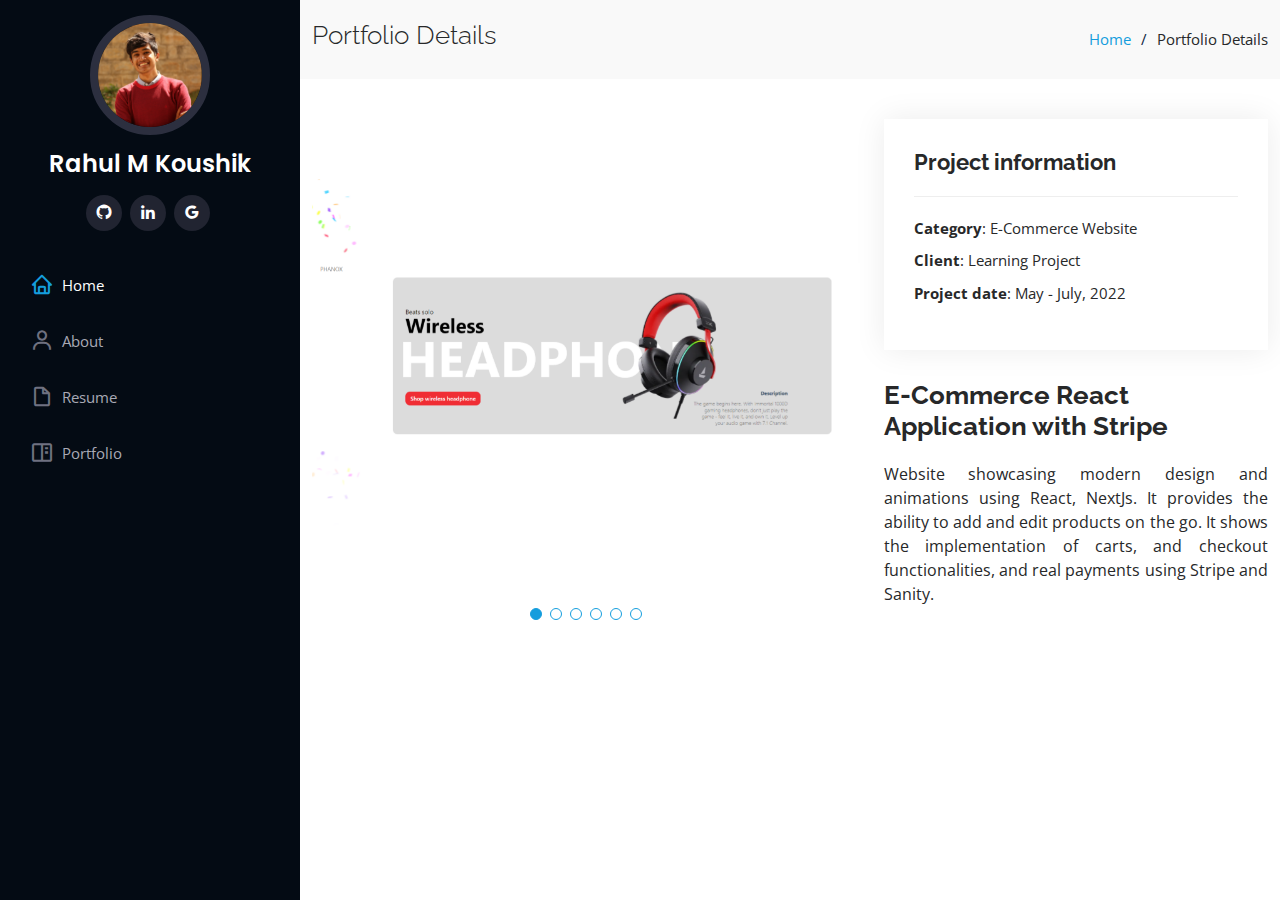
<file: E-Commercee-details.html>
<!DOCTYPE html>
<html lang="en">

<head>
  <meta charset="utf-8">
  <meta content="width=device-width, initial-scale=1.0" name="viewport">

  <title>Rahul's Portfolio Details</title>
  <meta content="" name="description">
  <meta content="" name="keywords">

  <!-- Favicons -->
  <link href="assets/img/favicon.png" rel="icon">
  <link href="assets/img/apple-touch-icon.png" rel="apple-touch-icon">

  <!-- Google Fonts -->
  <link href="https://fonts.googleapis.com/css?family=Open+Sans:300,300i,400,400i,600,600i,700,700i|Raleway:300,300i,400,400i,500,500i,600,600i,700,700i|Poppins:300,300i,400,400i,500,500i,600,600i,700,700i" rel="stylesheet">

  <!-- Vendor CSS Files -->
  <link href="assets/vendor/aos/aos.css" rel="stylesheet">
  <link href="assets/vendor/bootstrap/css/bootstrap.min.css" rel="stylesheet">
  <link href="assets/vendor/bootstrap-icons/bootstrap-icons.css" rel="stylesheet">
  <link href="assets/vendor/boxicons/css/boxicons.min.css" rel="stylesheet">
  <link href="assets/vendor/glightbox/css/glightbox.min.css" rel="stylesheet">
  <link href="assets/vendor/swiper/swiper-bundle.min.css" rel="stylesheet">

  <!-- Template Main CSS File -->
  <link href="assets/css/style.css" rel="stylesheet">

  <!-- =======================================================
  * Template Name: iPortfolio - v3.10.0
  * Template URL: https://bootstrapmade.com/iportfolio-bootstrap-portfolio-websites-template/
  * Author: BootstrapMade.com
  * License: https://bootstrapmade.com/license/
  ======================================================== -->
</head>

<body>

  <!-- ======= Mobile nav toggle button ======= -->
  <i class="bi bi-list mobile-nav-toggle d-xl-none"></i>

  <!-- ======= Header ======= -->
  <header id="header">
    <div class="d-flex flex-column">

      <div class="profile">
        <img src="assets/img/profile-img.jpg" alt="" class="img-fluid rounded-circle">
        <h1 class="text-light"><a href="index.html">Rahul M Koushik</a></h1>
        <div class="social-links mt-3 text-center">
          <a href="https://github.com/Fluff18" class="github"><i class="bx bxl-github"></i></a>
          <a href="https://www.linkedin.com/in/rkoushik1808/" class="linkedin"><i class="bx bxl-linkedin"></i></a>
          <a href="https://scholar.google.com/citations?user=sd2DSzEAAAAJ&hl=en&authuser=1" class="googlescholar"><i class="bx bxl-google"></i></a>
        </div>
      </div>

      <nav id="navbar" class="nav-menu navbar">
      <ul>
        <li><a href="index.html#hero" class="nav-link scrollto active"><i class="bx bx-home"></i> <span>Home</span></a></li>
        <li><a href="index.html#about" class="nav-link scrollto"><i class="bx bx-user"></i> <span>About</span></a></li>
        <li><a href="index.html#resume" class="nav-link scrollto"><i class="bx bx-file-blank"></i> <span>Resume</span></a></li>
        <li><a href="index.html#portfolio" class="nav-link scrollto"><i class="bx bx-book-content"></i> <span>Portfolio</span></a></li>
      </ul>
      </nav><!-- .nav-menu -->
    </div>
  </header><!-- End Header -->

  <main id="main">

    <!-- ======= Breadcrumbs ======= -->
    <section id="breadcrumbs" class="breadcrumbs">
      <div class="container">

        <div class="d-flex justify-content-between align-items-center">
          <h2>Portfolio Details</h2>
          <ol>
            <li><a href="index.html">Home</a></li>
            <li>Portfolio Details</li>
          </ol>
        </div>

      </div>
    </section><!-- End Breadcrumbs -->

    <!-- ======= Portfolio Details Section ======= -->
    <section id="portfolio-details" class="portfolio-details">
      <div class="container">

        <div class="row gy-4">

          <div class="col-lg-7">
            <div class="portfolio-details-slider swiper">
              <div class="swiper-wrapper align-items-center">

                <div class="swiper-slide">
                  <img src="assets/img/portfolio/ec.jpg" alt="" style="width: 600px; height: auto;">
                </div>

                <div class="swiper-slide"  >
                  <img src="assets/img/portfolio/e2.jpg" alt=""style="width: 600px; height: auto; ">
                </div>
                <div class="swiper-slide"  >
                    <img src="assets/img/portfolio/e3.jpg" alt=""style="width: 600px; height: auto;">
                  </div>
                  <div class="swiper-slide"  >
                    <img src="assets/img/portfolio/e4.jpg" alt=""style="width: 600px; height: auto;">
                  </div>
                  <div class="swiper-slide"  >
                    <img src="assets/img/portfolio/e5.jpg" alt=""style="width: 600px; height: auto;">
                  </div>
                  <div class="swiper-slide"  >
                    <img src="assets/img/portfolio/e6.jpg" alt=""style="width: 600px; height: auto;">
                  </div>

              </div>
              <div class="swiper-pagination"></div>
            </div>
          </div>

          <div class="col-lg-5">
            <div class="portfolio-info">
              <h3>Project information</h3>
              <ul>
                <li><strong>Category</strong>: E-Commerce Website</li>
                <li><strong>Client</strong>: Learning Project</li>
                <li><strong>Project date</strong>: May - July, 2022</li>
              </ul>
            </div>
            <div class="portfolio-description">
              <h2>E-Commerce React Application with Stripe</h2>
              <p style="text-align: justify;
              text-justify: inter-word;"> 
                 Website showcasing modern design and animations using React, NextJs. It provides the ability to add and edit products on the go. It shows the implementation of carts, and checkout functionalities, and real payments using Stripe and Sanity.</p>
            </div>
          </div>

        </div>

      </div>
    </section><!-- End Portfolio Details Section -->

  </main><!-- End #main -->


  <a href="#" class="back-to-top d-flex align-items-center justify-content-center"><i class="bi bi-arrow-up-short"></i></a>

  <!-- Vendor JS Files -->
  <script src="assets/vendor/purecounter/purecounter_vanilla.js"></script>
  <script src="assets/vendor/aos/aos.js"></script>
  <script src="assets/vendor/bootstrap/js/bootstrap.bundle.min.js"></script>
  <script src="assets/vendor/glightbox/js/glightbox.min.js"></script>
  <script src="assets/vendor/isotope-layout/isotope.pkgd.min.js"></script>
  <script src="assets/vendor/swiper/swiper-bundle.min.js"></script>
  <script src="assets/vendor/typed.js/typed.min.js"></script>
  <script src="assets/vendor/waypoints/noframework.waypoints.js"></script>
  <script src="assets/vendor/php-email-form/validate.js"></script>

  <!-- Template Main JS File -->
  <script src="assets/js/main.js"></script>

</body>

</html>
</file>
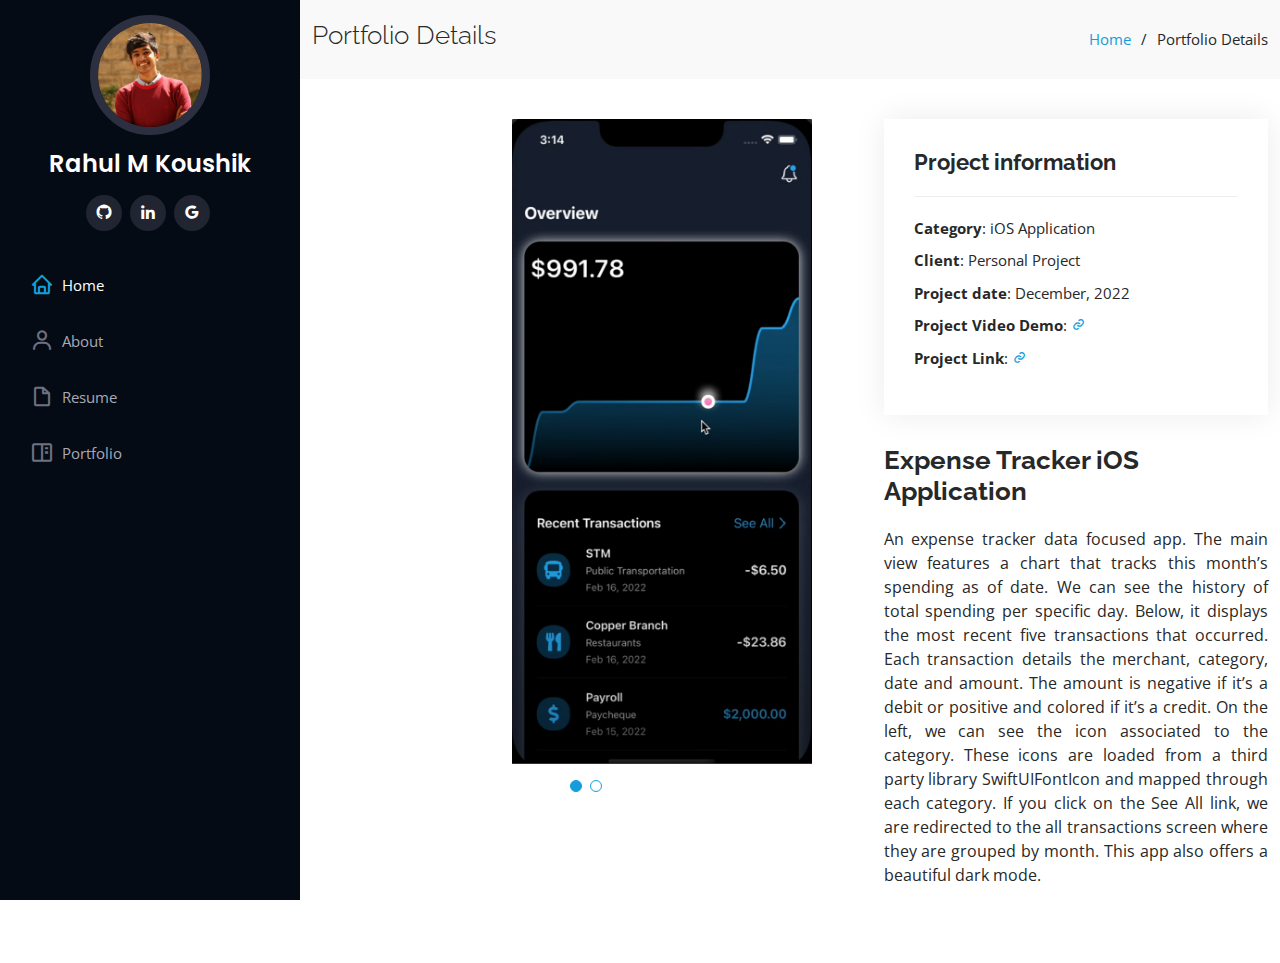
<file: ExpenseTracker-details.html>
<!DOCTYPE html>
<html lang="en">

<head>
  <meta charset="utf-8">
  <meta content="width=device-width, initial-scale=1.0" name="viewport">

  <title>Rahul's Portfolio Details</title>
  <meta content="" name="description">
  <meta content="" name="keywords">

  <!-- Favicons -->
  <link href="assets/img/favicon.png" rel="icon">
  <link href="assets/img/apple-touch-icon.png" rel="apple-touch-icon">

  <!-- Google Fonts -->
  <link href="https://fonts.googleapis.com/css?family=Open+Sans:300,300i,400,400i,600,600i,700,700i|Raleway:300,300i,400,400i,500,500i,600,600i,700,700i|Poppins:300,300i,400,400i,500,500i,600,600i,700,700i" rel="stylesheet">

  <!-- Vendor CSS Files -->
  <link href="assets/vendor/aos/aos.css" rel="stylesheet">
  <link href="assets/vendor/bootstrap/css/bootstrap.min.css" rel="stylesheet">
  <link href="assets/vendor/bootstrap-icons/bootstrap-icons.css" rel="stylesheet">
  <link href="assets/vendor/boxicons/css/boxicons.min.css" rel="stylesheet">
  <link href="assets/vendor/glightbox/css/glightbox.min.css" rel="stylesheet">
  <link href="assets/vendor/swiper/swiper-bundle.min.css" rel="stylesheet">

  <!-- Template Main CSS File -->
  <link href="assets/css/style.css" rel="stylesheet">

  <!-- =======================================================
  * Template Name: iPortfolio - v3.10.0
  * Template URL: https://bootstrapmade.com/iportfolio-bootstrap-portfolio-websites-template/
  * Author: BootstrapMade.com
  * License: https://bootstrapmade.com/license/
  ======================================================== -->
</head>

<body>

  <!-- ======= Mobile nav toggle button ======= -->
  <i class="bi bi-list mobile-nav-toggle d-xl-none"></i>

  <!-- ======= Header ======= -->
  <header id="header">
    <div class="d-flex flex-column">

      <div class="profile">
        <img src="assets/img/profile-img.jpg" alt="" class="img-fluid rounded-circle">
        <h1 class="text-light"><a href="index.html">Rahul M Koushik</a></h1>
        <div class="social-links mt-3 text-center">
          <a href="https://github.com/Fluff18" class="github"><i class="bx bxl-github"></i></a>
          <a href="https://www.linkedin.com/in/rkoushik1808/" class="linkedin"><i class="bx bxl-linkedin"></i></a>
          <a href="https://scholar.google.com/citations?user=sd2DSzEAAAAJ&hl=en&authuser=1" class="googlescholar"><i class="bx bxl-google"></i></a>
        </div>
      </div>

      <nav id="navbar" class="nav-menu navbar">
        <ul>
          <li><a href="index.html#hero" class="nav-link scrollto active"><i class="bx bx-home"></i> <span>Home</span></a></li>
          <li><a href="index.html#about" class="nav-link scrollto"><i class="bx bx-user"></i> <span>About</span></a></li>
          <li><a href="index.html#resume" class="nav-link scrollto"><i class="bx bx-file-blank"></i> <span>Resume</span></a></li>
          <li><a href="index.html#portfolio" class="nav-link scrollto"><i class="bx bx-book-content"></i> <span>Portfolio</span></a></li>
        </ul>
      </nav><!-- .nav-menu -->
    </div>
  </header><!-- End Header -->

  <main id="main">

    <!-- ======= Breadcrumbs ======= -->
    <section id="breadcrumbs" class="breadcrumbs">
      <div class="container">

        <div class="d-flex justify-content-between align-items-center">
          <h2>Portfolio Details</h2>
          <ol>
            <li><a href="index.html">Home</a></li>
            <li>Portfolio Details</li>
          </ol>
        </div>

      </div>
    </section><!-- End Breadcrumbs -->

    <!-- ======= Portfolio Details Section ======= -->
    <section id="portfolio-details" class="portfolio-details">
      <div class="container">

        <div class="row gy-4">

          <div class="col-lg-7">
            <div class="portfolio-details-slider swiper">
              <div class="swiper-wrapper align-items-center">

                <div class="swiper-slide">
                  <img src="assets/img/portfolio/ET2.jpg" alt="" style="width: 300px; height: auto; margin-left: 200px;">
                </div>

                <div class="swiper-slide"  >
                  <img src="assets/img/portfolio/ExpenseTracker.jpg" alt=""style="width: 300px; height: auto; margin-left: 200px;">
                </div>

              </div>
              <div class="swiper-pagination"></div>
            </div>
          </div>

          <div class="col-lg-5">
            <div class="portfolio-info">
              <h3>Project information</h3>
              <ul>
                <li><strong>Category</strong>: iOS Application</li>
                <li><strong>Client</strong>: Personal Project</li>
                <li><strong>Project date</strong>: December, 2022</li>
                <li><strong>Project Video Demo</strong>: <a href ="https://www.dropbox.com/s/so43ppovmugu7at/Screen%20Recording%202023-02-14%20at%208.25.05%20PM.mov?dl=0" title="https://www.dropbox.com/s/so43ppovmugu7at/Screen%20Recording%202023-02-14%20at%208.25.05%20PM.mov?dl=0"><i class="bx bx-link"></i></a></li>
                <li><strong>Project Link</strong>: <a href ="https://github.com/Fluff18/ExpenseTrackeriOS" title="https://github.com/Fluff18/ExpenseTrackeriOS"><i class="bx bx-link"></i></a></li>

              </ul>
            </div>
            <div class="portfolio-description">
              <h2>Expense Tracker iOS Application</h2>
              <p style="text-align: justify;
              text-justify: inter-word;""> 
                An expense tracker data focused app. The main view features a chart that tracks this month’s spending as of date. We can see the history of total spending per specific day. Below, it displays the most recent five transactions that occurred. Each transaction details the merchant, category, date and amount. The amount is negative if it’s a debit or positive and colored if it’s a credit. On the left, we can see the icon associated to the category. These icons are loaded from a third party library SwiftUIFontIcon and mapped through each category. If you click on the See All link, we are redirected to the all transactions screen where they are grouped by month. This app also offers a beautiful dark mode.</p>
            </div>
          </div>

        </div>

      </div>
    </section><!-- End Portfolio Details Section -->

  </main><!-- End #main -->


  <a href="#" class="back-to-top d-flex align-items-center justify-content-center"><i class="bi bi-arrow-up-short"></i></a>

  <!-- Vendor JS Files -->
  <script src="assets/vendor/purecounter/purecounter_vanilla.js"></script>
  <script src="assets/vendor/aos/aos.js"></script>
  <script src="assets/vendor/bootstrap/js/bootstrap.bundle.min.js"></script>
  <script src="assets/vendor/glightbox/js/glightbox.min.js"></script>
  <script src="assets/vendor/isotope-layout/isotope.pkgd.min.js"></script>
  <script src="assets/vendor/swiper/swiper-bundle.min.js"></script>
  <script src="assets/vendor/typed.js/typed.min.js"></script>
  <script src="assets/vendor/waypoints/noframework.waypoints.js"></script>
  <script src="assets/vendor/php-email-form/validate.js"></script>

  <!-- Template Main JS File -->
  <script src="assets/js/main.js"></script>

</body>

</html>
</file>
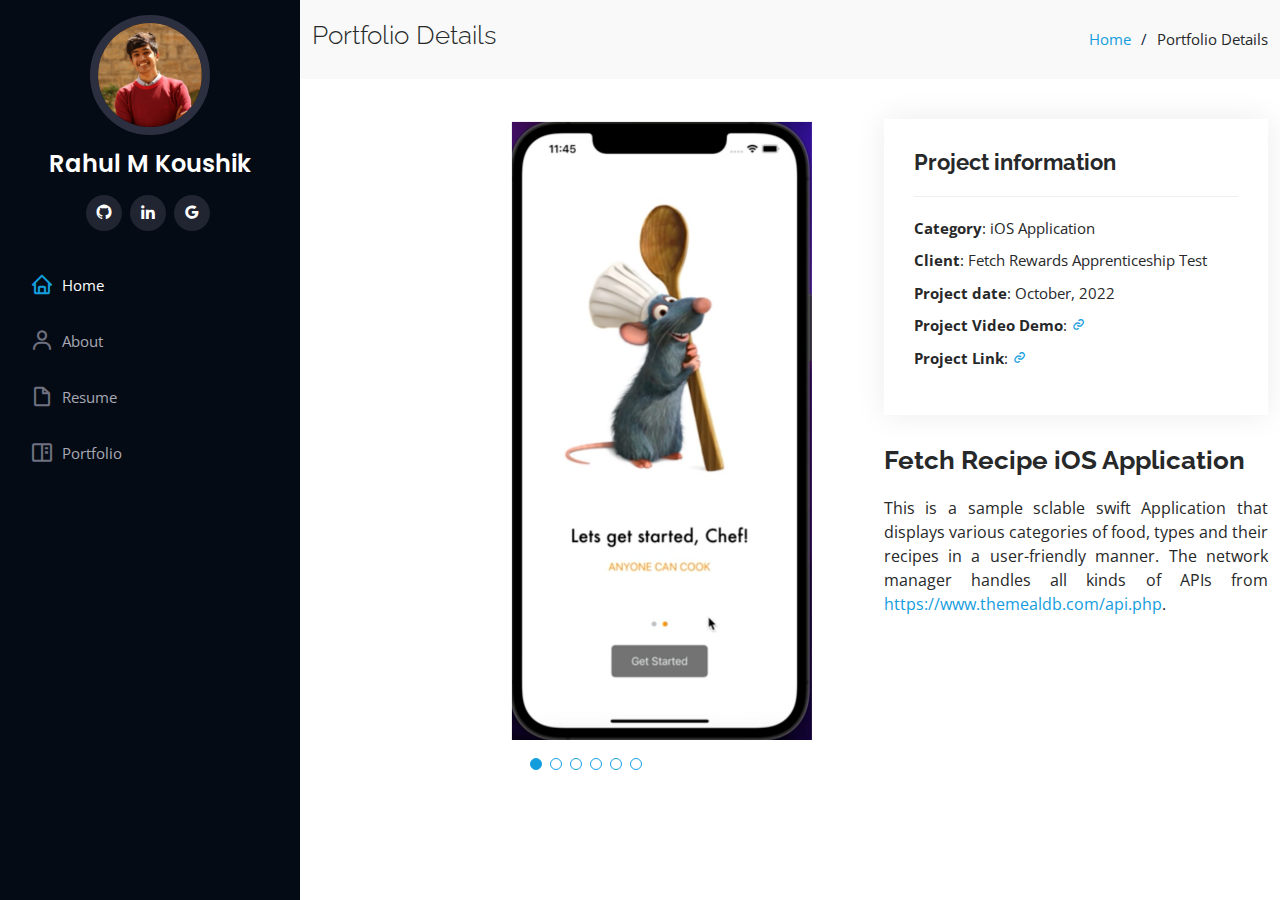
<file: FetchRecipes-details.html>
<!DOCTYPE html>
<html lang="en">

<head>
  <meta charset="utf-8">
  <meta content="width=device-width, initial-scale=1.0" name="viewport">

  <title>Rahul's Portfolio Details</title>
  <meta content="" name="description">
  <meta content="" name="keywords">

  <!-- Favicons -->
  <link href="assets/img/favicon.png" rel="icon">
  <link href="assets/img/apple-touch-icon.png" rel="apple-touch-icon">

  <!-- Google Fonts -->
  <link href="https://fonts.googleapis.com/css?family=Open+Sans:300,300i,400,400i,600,600i,700,700i|Raleway:300,300i,400,400i,500,500i,600,600i,700,700i|Poppins:300,300i,400,400i,500,500i,600,600i,700,700i" rel="stylesheet">

  <!-- Vendor CSS Files -->
  <link href="assets/vendor/aos/aos.css" rel="stylesheet">
  <link href="assets/vendor/bootstrap/css/bootstrap.min.css" rel="stylesheet">
  <link href="assets/vendor/bootstrap-icons/bootstrap-icons.css" rel="stylesheet">
  <link href="assets/vendor/boxicons/css/boxicons.min.css" rel="stylesheet">
  <link href="assets/vendor/glightbox/css/glightbox.min.css" rel="stylesheet">
  <link href="assets/vendor/swiper/swiper-bundle.min.css" rel="stylesheet">

  <!-- Template Main CSS File -->
  <link href="assets/css/style.css" rel="stylesheet">

  <!-- =======================================================
  * Template Name: iPortfolio - v3.10.0
  * Template URL: https://bootstrapmade.com/iportfolio-bootstrap-portfolio-websites-template/
  * Author: BootstrapMade.com
  * License: https://bootstrapmade.com/license/
  ======================================================== -->
</head>

<body>

  <!-- ======= Mobile nav toggle button ======= -->
  <i class="bi bi-list mobile-nav-toggle d-xl-none"></i>

  <!-- ======= Header ======= -->
  <header id="header">
    <div class="d-flex flex-column">

      <div class="profile">
        <img src="assets/img/profile-img.jpg" alt="" class="img-fluid rounded-circle">
        <h1 class="text-light"><a href="index.html">Rahul M Koushik</a></h1>
        <div class="social-links mt-3 text-center">
          <a href="https://github.com/Fluff18" class="github"><i class="bx bxl-github"></i></a>
          <a href="https://www.linkedin.com/in/rkoushik1808/" class="linkedin"><i class="bx bxl-linkedin"></i></a>
          <a href="https://scholar.google.com/citations?user=sd2DSzEAAAAJ&hl=en&authuser=1" class="googlescholar"><i class="bx bxl-google"></i></a>
        </div>
      </div>

      <nav id="navbar" class="nav-menu navbar">
        <ul>
          <li><a href="index.html#hero" class="nav-link scrollto active"><i class="bx bx-home"></i> <span>Home</span></a></li>
          <li><a href="index.html#about" class="nav-link scrollto"><i class="bx bx-user"></i> <span>About</span></a></li>
          <li><a href="index.html#resume" class="nav-link scrollto"><i class="bx bx-file-blank"></i> <span>Resume</span></a></li>
          <li><a href="index.html#portfolio" class="nav-link scrollto"><i class="bx bx-book-content"></i> <span>Portfolio</span></a></li>
        </ul>
      </nav><!-- .nav-menu -->
    </div>
  </header><!-- End Header -->

  <main id="main">

    <!-- ======= Breadcrumbs ======= -->
    <section id="breadcrumbs" class="breadcrumbs">
      <div class="container">

        <div class="d-flex justify-content-between align-items-center">
          <h2>Portfolio Details</h2>
          <ol>
            <li><a href="index.html">Home</a></li>
            <li>Portfolio Details</li>
          </ol>
        </div>

      </div>
    </section><!-- End Breadcrumbs -->

    <!-- ======= Portfolio Details Section ======= -->
    <section id="portfolio-details" class="portfolio-details">
      <div class="container">

        <div class="row gy-4">

          <div class="col-lg-7">
            <div class="portfolio-details-slider swiper">
              <div class="swiper-wrapper align-items-center">

                <div class="swiper-slide">
                    <img src="assets/img/portfolio/FR1.jpg" alt="" style="width: 300px; height: auto; margin-left: 200px;">
                </div>

                <div class="swiper-slide">
                    <img src="assets/img/portfolio/FR2.jpg" alt="" style="width: 300px; height: auto; margin-left: 200px;">
                </div>

                <div class="swiper-slide">
                    <img src="assets/img/portfolio/FR3.jpg" alt="" style="width: 300px; height: auto; margin-left: 200px;">
                </div>

                <div class="swiper-slide">
                    <img src="assets/img/portfolio/FR4.jpg" alt="" style="width: 300px; height: auto; margin-left: 200px;">
                </div>

                <div class="swiper-slide">
                    <img src="assets/img/portfolio/FR5.jpg" alt="" style="width: 300px; height: auto; margin-left: 200px;">
                </div>

                <div class="swiper-slide">
                    <img src="assets/img/portfolio/FR6.jpg" alt="" style="width: 300px; height: auto; margin-left: 200px;">
                </div>


              </div>
              <div class="swiper-pagination"></div>
            </div>
          </div>

          <div class="col-lg-5">
            <div class="portfolio-info">
              <h3>Project information</h3>
              <ul>
                <li><strong>Category</strong>: iOS Application</li>
                <li><strong>Client</strong>: Fetch Rewards Apprenticeship Test</li>
                <li><strong>Project date</strong>: October, 2022</li>
                <li><strong>Project Video Demo</strong>: <a href ="https://www.dropbox.com/s/zt9vgbwme0ttwe8/Screen%20Recording%202022-11-26%20at%2011.45.43%20PM.mov?dl=0" title="https://www.dropbox.com/s/zt9vgbwme0ttwe8/Screen%20Recording%202022-11-26%20at%2011.45.43%20PM.mov?dl=0"><i class="bx bx-link"></i></a></li>
                <li><strong>Project Link</strong>: <a href ="https://github.com/Fluff18/iOS-FetchRewards" title="https://github.com/Fluff18/iOS-FetchRewards"><i class="bx bx-link"></i></a></li>

              </ul>
            </div>
            <div class="portfolio-description">
              <h2>Fetch Recipe iOS Application</h2>
              <p style="text-align: justify;
              text-justify: inter-word;""> 
                This is a sample sclable swift Application that displays various categories of food, types and their recipes in a user-friendly manner. The network manager handles all kinds of APIs from <a href = "https://www.themealdb.com/api.php">https://www.themealdb.com/api.php</a>. </div>
          </div>

        </div>

      </div>
    </section><!-- End Portfolio Details Section -->

  </main><!-- End #main -->


  <a href="#" class="back-to-top d-flex align-items-center justify-content-center"><i class="bi bi-arrow-up-short"></i></a>

  <!-- Vendor JS Files -->
  <script src="assets/vendor/purecounter/purecounter_vanilla.js"></script>
  <script src="assets/vendor/aos/aos.js"></script>
  <script src="assets/vendor/bootstrap/js/bootstrap.bundle.min.js"></script>
  <script src="assets/vendor/glightbox/js/glightbox.min.js"></script>
  <script src="assets/vendor/isotope-layout/isotope.pkgd.min.js"></script>
  <script src="assets/vendor/swiper/swiper-bundle.min.js"></script>
  <script src="assets/vendor/typed.js/typed.min.js"></script>
  <script src="assets/vendor/waypoints/noframework.waypoints.js"></script>
  <script src="assets/vendor/php-email-form/validate.js"></script>

  <!-- Template Main JS File -->
  <script src="assets/js/main.js"></script>

</body>

</html>
</file>
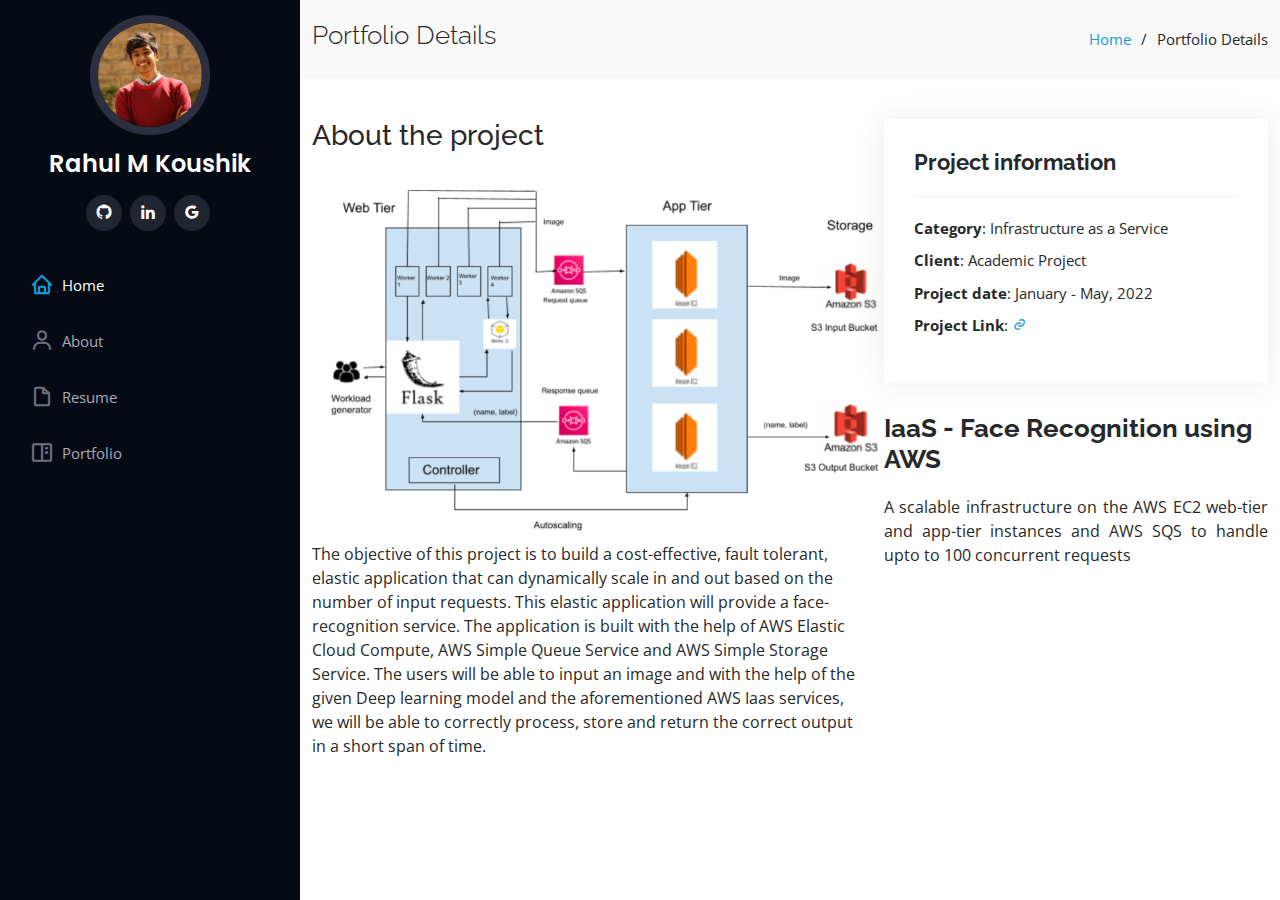
<file: IaaS-details.html>
<!DOCTYPE html>
<html lang="en">

<head>
  <meta charset="utf-8">
  <meta content="width=device-width, initial-scale=1.0" name="viewport">

  <title>Rahul's Portfolio Details</title>
  <meta content="" name="description">
  <meta content="" name="keywords">

  <!-- Favicons -->
  <link href="assets/img/favicon.png" rel="icon">
  <link href="assets/img/apple-touch-icon.png" rel="apple-touch-icon">

  <!-- Google Fonts -->
  <link href="https://fonts.googleapis.com/css?family=Open+Sans:300,300i,400,400i,600,600i,700,700i|Raleway:300,300i,400,400i,500,500i,600,600i,700,700i|Poppins:300,300i,400,400i,500,500i,600,600i,700,700i" rel="stylesheet">

  <!-- Vendor CSS Files -->
  <link href="assets/vendor/aos/aos.css" rel="stylesheet">
  <link href="assets/vendor/bootstrap/css/bootstrap.min.css" rel="stylesheet">
  <link href="assets/vendor/bootstrap-icons/bootstrap-icons.css" rel="stylesheet">
  <link href="assets/vendor/boxicons/css/boxicons.min.css" rel="stylesheet">
  <link href="assets/vendor/glightbox/css/glightbox.min.css" rel="stylesheet">
  <link href="assets/vendor/swiper/swiper-bundle.min.css" rel="stylesheet">

  <!-- Template Main CSS File -->
  <link href="assets/css/style.css" rel="stylesheet">

  <!-- =======================================================
  * Template Name: iPortfolio - v3.10.0
  * Template URL: https://bootstrapmade.com/iportfolio-bootstrap-portfolio-websites-template/
  * Author: BootstrapMade.com
  * License: https://bootstrapmade.com/license/
  ======================================================== -->
</head>

<body>

  <!-- ======= Mobile nav toggle button ======= -->
  <i class="bi bi-list mobile-nav-toggle d-xl-none"></i>

  <!-- ======= Header ======= -->
  <header id="header">
    <div class="d-flex flex-column">

      <div class="profile">
        <img src="assets/img/profile-img.jpg" alt="" class="img-fluid rounded-circle">
        <h1 class="text-light"><a href="index.html">Rahul M Koushik</a></h1>
        <div class="social-links mt-3 text-center">
          <a href="https://github.com/Fluff18" class="github"><i class="bx bxl-github"></i></a>
          <a href="https://www.linkedin.com/in/rkoushik1808/" class="linkedin"><i class="bx bxl-linkedin"></i></a>
          <a href="https://scholar.google.com/citations?user=sd2DSzEAAAAJ&hl=en&authuser=1" class="googlescholar"><i class="bx bxl-google"></i></a>
        </div>
      </div>

      <nav id="navbar" class="nav-menu navbar">
        <ul>
          <li><a href="index.html#hero" class="nav-link scrollto active"><i class="bx bx-home"></i> <span>Home</span></a></li>
          <li><a href="index.html#about" class="nav-link scrollto"><i class="bx bx-user"></i> <span>About</span></a></li>
          <li><a href="index.html#resume" class="nav-link scrollto"><i class="bx bx-file-blank"></i> <span>Resume</span></a></li>
          <li><a href="index.html#portfolio" class="nav-link scrollto"><i class="bx bx-book-content"></i> <span>Portfolio</span></a></li>
        </ul>
      </nav><!-- .nav-menu -->
    </div>
  </header><!-- End Header -->

  <main id="main">

    <!-- ======= Breadcrumbs ======= -->
    <section id="breadcrumbs" class="breadcrumbs">
      <div class="container">

        <div class="d-flex justify-content-between align-items-center">
          <h2>Portfolio Details</h2>
          <ol>
            <li><a href="index.html">Home</a></li>
            <li>Portfolio Details</li>
          </ol>
        </div>

      </div>
    </section><!-- End Breadcrumbs -->

    <!-- ======= Portfolio Details Section ======= -->
    <section id="portfolio-details" class="portfolio-details">
        <div class="container">

            <div class="row gy-4">
    
              <div class="col-lg-7">
                <h3 class="resume-title">About the project</h3>
                <div>
                    <img src="assets/img/portfolio/Iaas.jpg" alt="" style="width: 600px; height: auto;">
                </div>
                <p>The objective of this project is to build a cost-effective, fault tolerant, elastic application that can dynamically scale in and out based on the number of input requests. This elastic application will provide a face-recognition service. The application is built with the help of AWS Elastic Cloud Compute, AWS Simple Queue Service and AWS Simple Storage Service. The users will be able to input an image and with the help of the given Deep learning model and the aforementioned AWS Iaas services, we will be able to correctly process, store and return the correct output in a short span of time.</p>
                </div> 

          <div class="col-lg-5">
            <div class="portfolio-info">
              <h3>Project information</h3>
              <ul>
                <li><strong>Category</strong>: Infrastructure as a Service</li>
                <li><strong>Client</strong>: Academic Project</li>
                <li><strong>Project date</strong>: January - May, 2022</li>
                <li><strong>Project Link</strong>: <a href ="https://github.com/Pruthvi98/ImageRecognitionAWS" title="https://github.com/Pruthvi98/ImageRecognitionAWS"><i class="bx bx-link"></i></a></li>
              </ul>
            </div>
            <div class="portfolio-description">
              <h2>IaaS - Face Recognition using AWS</h2>
              <p style="text-align: justify;
              text-justify: inter-word;"> 
                A scalable infrastructure on the AWS EC2 web-tier and app-tier instances and AWS SQS to handle upto to 100 concurrent requests</div>
          </div>

        </div>

      </div>
    </section><!-- End Portfolio Details Section -->

  </main><!-- End #main -->


  <a href="#" class="back-to-top d-flex align-items-center justify-content-center"><i class="bi bi-arrow-up-short"></i></a>

  <!-- Vendor JS Files -->
  <script src="assets/vendor/purecounter/purecounter_vanilla.js"></script>
  <script src="assets/vendor/aos/aos.js"></script>
  <script src="assets/vendor/bootstrap/js/bootstrap.bundle.min.js"></script>
  <script src="assets/vendor/glightbox/js/glightbox.min.js"></script>
  <script src="assets/vendor/isotope-layout/isotope.pkgd.min.js"></script>
  <script src="assets/vendor/swiper/swiper-bundle.min.js"></script>
  <script src="assets/vendor/typed.js/typed.min.js"></script>
  <script src="assets/vendor/waypoints/noframework.waypoints.js"></script>
  <script src="assets/vendor/php-email-form/validate.js"></script>

  <!-- Template Main JS File -->
  <script src="assets/js/main.js"></script>

</body>

</html>
</file>
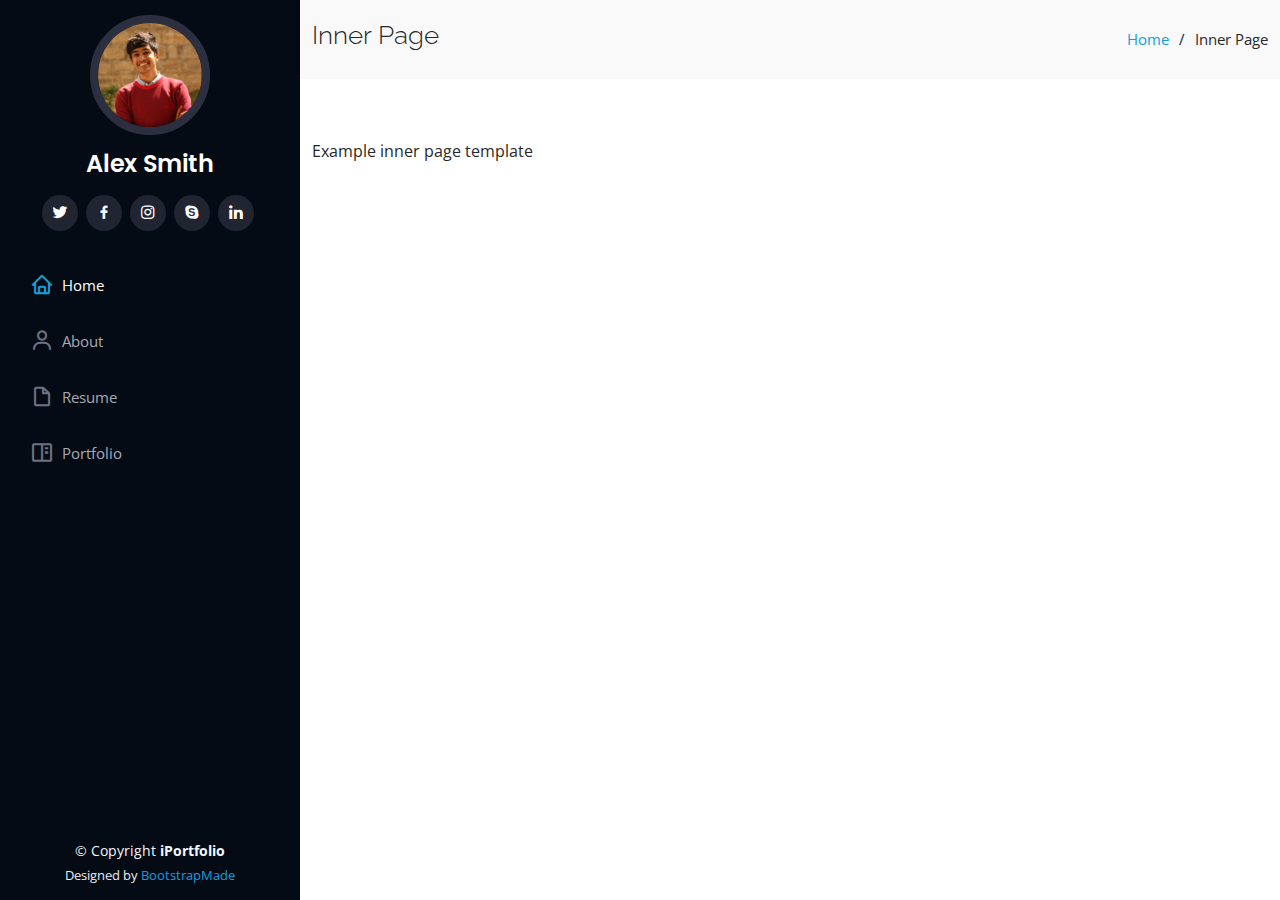
<file: inner-page.html>
<!DOCTYPE html>
<html lang="en">

<head>
  <meta charset="utf-8">
  <meta content="width=device-width, initial-scale=1.0" name="viewport">

  <title>Rahul's Portfolio Details</title>
  <meta content="" name="description">
  <meta content="" name="keywords">

  <!-- Favicons -->
  <link href="assets/img/favicon.png" rel="icon">
  <link href="assets/img/apple-touch-icon.png" rel="apple-touch-icon">

  <!-- Google Fonts -->
  <link href="https://fonts.googleapis.com/css?family=Open+Sans:300,300i,400,400i,600,600i,700,700i|Raleway:300,300i,400,400i,500,500i,600,600i,700,700i|Poppins:300,300i,400,400i,500,500i,600,600i,700,700i" rel="stylesheet">

  <!-- Vendor CSS Files -->
  <link href="assets/vendor/aos/aos.css" rel="stylesheet">
  <link href="assets/vendor/bootstrap/css/bootstrap.min.css" rel="stylesheet">
  <link href="assets/vendor/bootstrap-icons/bootstrap-icons.css" rel="stylesheet">
  <link href="assets/vendor/boxicons/css/boxicons.min.css" rel="stylesheet">
  <link href="assets/vendor/glightbox/css/glightbox.min.css" rel="stylesheet">
  <link href="assets/vendor/swiper/swiper-bundle.min.css" rel="stylesheet">

  <!-- Template Main CSS File -->
  <link href="assets/css/style.css" rel="stylesheet">

  <!-- =======================================================
  * Template Name: iPortfolio - v3.10.0
  * Template URL: https://bootstrapmade.com/iportfolio-bootstrap-portfolio-websites-template/
  * Author: BootstrapMade.com
  * License: https://bootstrapmade.com/license/
  ======================================================== -->
</head>

<body>

  <!-- ======= Mobile nav toggle button ======= -->
  <i class="bi bi-list mobile-nav-toggle d-xl-none"></i>

  <!-- ======= Header ======= -->
  <header id="header">
    <div class="d-flex flex-column">

      <div class="profile">
        <img src="assets/img/profile-img.jpg" alt="" class="img-fluid rounded-circle">
        <h1 class="text-light"><a href="index.html">Alex Smith</a></h1>
        <div class="social-links mt-3 text-center">
          <a href="#" class="twitter"><i class="bx bxl-twitter"></i></a>
          <a href="#" class="facebook"><i class="bx bxl-facebook"></i></a>
          <a href="#" class="instagram"><i class="bx bxl-instagram"></i></a>
          <a href="#" class="google-plus"><i class="bx bxl-skype"></i></a>
          <a href="#" class="linkedin"><i class="bx bxl-linkedin"></i></a>
        </div>
      </div>

      <nav id="navbar" class="nav-menu navbar">
        <ul>
          <li><a href="#hero" class="nav-link scrollto active"><i class="bx bx-home"></i> <span>Home</span></a></li>
          <li><a href="#about" class="nav-link scrollto"><i class="bx bx-user"></i> <span>About</span></a></li>
          <li><a href="#resume" class="nav-link scrollto"><i class="bx bx-file-blank"></i> <span>Resume</span></a></li>
          <li><a href="#portfolio" class="nav-link scrollto"><i class="bx bx-book-content"></i> <span>Portfolio</span></a></li>
        </ul>
      </nav><!-- .nav-menu -->
    </div>
  </header><!-- End Header -->

  <main id="main">

    <!-- ======= Breadcrumbs ======= -->
    <section class="breadcrumbs">
      <div class="container">

        <div class="d-flex justify-content-between align-items-center">
          <h2>Inner Page</h2>
          <ol>
            <li><a href="index.html">Home</a></li>
            <li>Inner Page</li>
          </ol>
        </div>

      </div>
    </section><!-- End Breadcrumbs -->

    <section class="inner-page">
      <div class="container">
        <p>
          Example inner page template
        </p>
      </div>
    </section>

  </main><!-- End #main -->

  <!-- ======= Footer ======= -->
  <footer id="footer">
    <div class="container">
      <div class="copyright">
        &copy; Copyright <strong><span>iPortfolio</span></strong>
      </div>
      <div class="credits">
        <!-- All the links in the footer should remain intact. -->
        <!-- You can delete the links only if you purchased the pro version. -->
        <!-- Licensing information: https://bootstrapmade.com/license/ -->
        <!-- Purchase the pro version with working PHP/AJAX contact form: https://bootstrapmade.com/iportfolio-bootstrap-portfolio-websites-template/ -->
        Designed by <a href="https://bootstrapmade.com/">BootstrapMade</a>
      </div>
    </div>
  </footer><!-- End  Footer -->

  <a href="#" class="back-to-top d-flex align-items-center justify-content-center"><i class="bi bi-arrow-up-short"></i></a>

  <!-- Vendor JS Files -->
  <script src="assets/vendor/purecounter/purecounter_vanilla.js"></script>
  <script src="assets/vendor/aos/aos.js"></script>
  <script src="assets/vendor/bootstrap/js/bootstrap.bundle.min.js"></script>
  <script src="assets/vendor/glightbox/js/glightbox.min.js"></script>
  <script src="assets/vendor/isotope-layout/isotope.pkgd.min.js"></script>
  <script src="assets/vendor/swiper/swiper-bundle.min.js"></script>
  <script src="assets/vendor/typed.js/typed.min.js"></script>
  <script src="assets/vendor/waypoints/noframework.waypoints.js"></script>
  <script src="assets/vendor/php-email-form/validate.js"></script>

  <!-- Template Main JS File -->
  <script src="assets/js/main.js"></script>

</body>

</html>
</file>
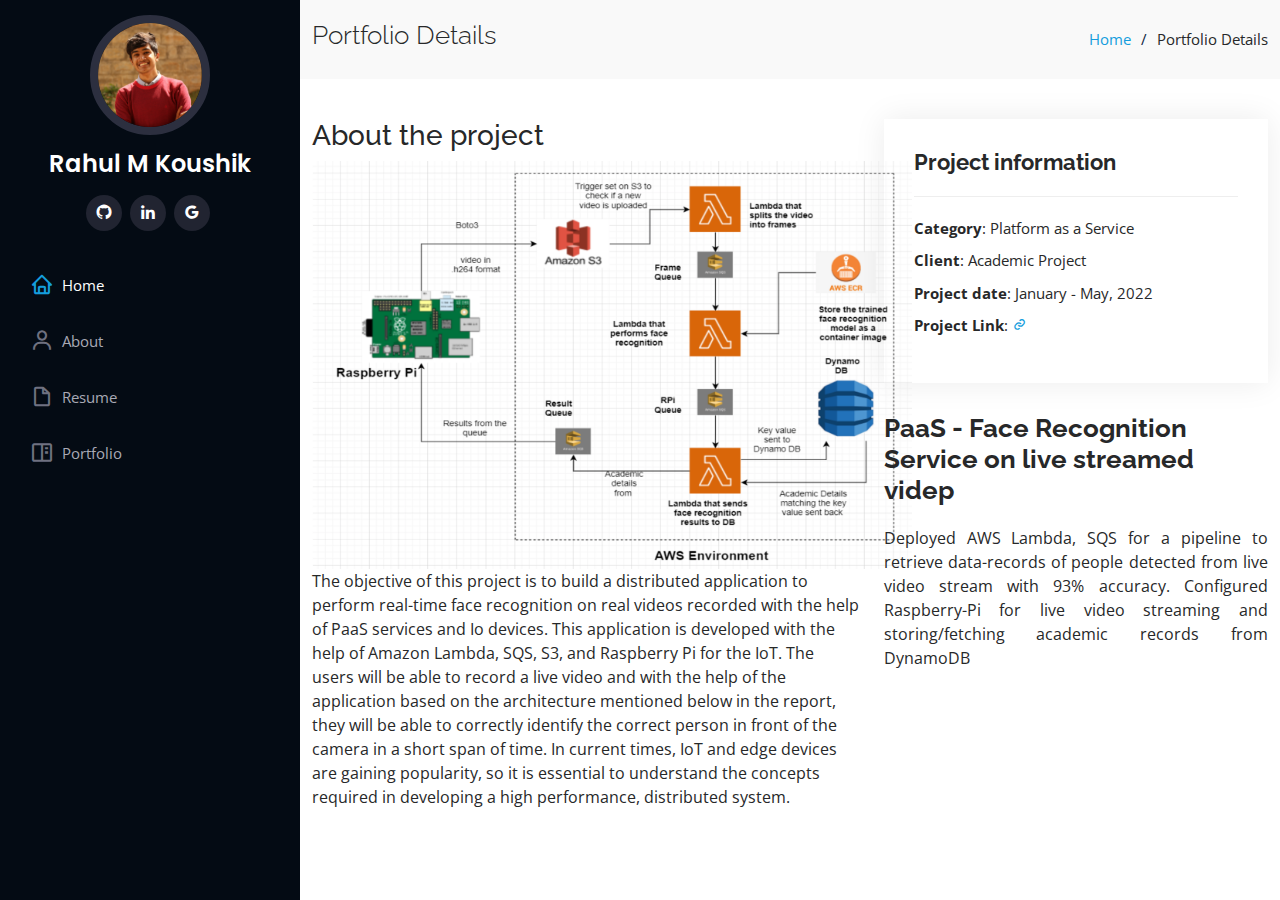
<file: PaaS-details.html>
<!DOCTYPE html>
<html lang="en">

<head>
  <meta charset="utf-8">
  <meta content="width=device-width, initial-scale=1.0" name="viewport">

  <title>Rahul's Portfolio Details</title>
  <meta content="" name="description">
  <meta content="" name="keywords">

  <!-- Favicons -->
  <link href="assets/img/favicon.png" rel="icon">
  <link href="assets/img/apple-touch-icon.png" rel="apple-touch-icon">

  <!-- Google Fonts -->
  <link href="https://fonts.googleapis.com/css?family=Open+Sans:300,300i,400,400i,600,600i,700,700i|Raleway:300,300i,400,400i,500,500i,600,600i,700,700i|Poppins:300,300i,400,400i,500,500i,600,600i,700,700i" rel="stylesheet">

  <!-- Vendor CSS Files -->
  <link href="assets/vendor/aos/aos.css" rel="stylesheet">
  <link href="assets/vendor/bootstrap/css/bootstrap.min.css" rel="stylesheet">
  <link href="assets/vendor/bootstrap-icons/bootstrap-icons.css" rel="stylesheet">
  <link href="assets/vendor/boxicons/css/boxicons.min.css" rel="stylesheet">
  <link href="assets/vendor/glightbox/css/glightbox.min.css" rel="stylesheet">
  <link href="assets/vendor/swiper/swiper-bundle.min.css" rel="stylesheet">

  <!-- Template Main CSS File -->
  <link href="assets/css/style.css" rel="stylesheet">

  <!-- =======================================================
  * Template Name: iPortfolio - v3.10.0
  * Template URL: https://bootstrapmade.com/iportfolio-bootstrap-portfolio-websites-template/
  * Author: BootstrapMade.com
  * License: https://bootstrapmade.com/license/
  ======================================================== -->
</head>

<body>

  <!-- ======= Mobile nav toggle button ======= -->
  <i class="bi bi-list mobile-nav-toggle d-xl-none"></i>

  <!-- ======= Header ======= -->
  <header id="header">
    <div class="d-flex flex-column">

      <div class="profile">
        <img src="assets/img/profile-img.jpg" alt="" class="img-fluid rounded-circle">
        <h1 class="text-light"><a href="index.html">Rahul M Koushik</a></h1>
        <div class="social-links mt-3 text-center">
          <a href="https://github.com/Fluff18" class="github"><i class="bx bxl-github"></i></a>
          <a href="https://www.linkedin.com/in/rkoushik1808/" class="linkedin"><i class="bx bxl-linkedin"></i></a>
          <a href="https://scholar.google.com/citations?user=sd2DSzEAAAAJ&hl=en&authuser=1" class="googlescholar"><i class="bx bxl-google"></i></a>
        </div>
      </div>

      <nav id="navbar" class="nav-menu navbar">
        <ul>
          <li><a href="index.html#hero" class="nav-link scrollto active"><i class="bx bx-home"></i> <span>Home</span></a></li>
          <li><a href="index.html#about" class="nav-link scrollto"><i class="bx bx-user"></i> <span>About</span></a></li>
          <li><a href="index.html#resume" class="nav-link scrollto"><i class="bx bx-file-blank"></i> <span>Resume</span></a></li>
          <li><a href="index.html#portfolio" class="nav-link scrollto"><i class="bx bx-book-content"></i> <span>Portfolio</span></a></li>
        </ul>
      </nav><!-- .nav-menu -->
    </div>
  </header><!-- End Header -->

  <main id="main">

    <!-- ======= Breadcrumbs ======= -->
    <section id="breadcrumbs" class="breadcrumbs">
      <div class="container">

        <div class="d-flex justify-content-between align-items-center">
          <h2>Portfolio Details</h2>
          <ol>
            <li><a href="index.html">Home</a></li>
            <li>Portfolio Details</li>
          </ol>
        </div>

      </div>
    </section><!-- End Breadcrumbs -->

    <!-- ======= Portfolio Details Section ======= -->
    <section id="portfolio-details" class="portfolio-details">
      <div class="container">

        <div class="row gy-4">

          <div class="col-lg-7">
            <h3 class="resume-title">About the project</h3>
            <div>
                <img src="assets/img/portfolio/PaaS.jpg" alt="" style="width: 600px; height: auto;">
              </div>
            <p>The objective of this project is to build a distributed application to perform real-time face recognition on real videos recorded with the help of PaaS services and Io devices. This application is developed with the help of Amazon Lambda, SQS, S3, and Raspberry Pi for the IoT.  The users will be able to record a live video and with the help of the application based on the architecture mentioned below in the report, they will be able to correctly identify the correct person in front of the camera in a short span of time. In current times, IoT and edge devices are gaining popularity, so it is essential to understand the concepts required in developing a high performance, distributed system. </p>
          </div> 

          <div class="col-lg-5">
            <div class="portfolio-info">
                <h3>Project information</h3>
                    <ul>
                        <li><strong>Category</strong>: Platform as a Service</li>
                        <li><strong>Client</strong>: Academic Project</li>
                        <li><strong>Project date</strong>: January - May, 2022</li>
                        <li><strong>Project Link</strong>: <a href ="https://github.com/Pruthvi98/ImageRecognitionAWS" title="https://github.com/Pruthvi98/ImageRecognitionAWS"><i class="bx bx-link"></i></a></li>
                    </ul>
            </div>
            <div class="portfolio-description">
              <h2> PaaS - Face Recognition Service on live streamed videp</h2>
              <p style="text-align: justify;
              text-justify: inter-word;"> 
              Deployed AWS Lambda, SQS for a pipeline to retrieve data-records of people detected from live video stream with 93% accuracy. Configured Raspberry-Pi for live video streaming and storing/fetching academic records from DynamoDB
            </div>

        </div>

      </div>
    </section><!-- End Portfolio Details Section -->

  </main><!-- End #main -->


  <a href="#" class="back-to-top d-flex align-items-center justify-content-center"><i class="bi bi-arrow-up-short"></i></a>

  <!-- Vendor JS Files -->
  <script src="assets/vendor/purecounter/purecounter_vanilla.js"></script>
  <script src="assets/vendor/aos/aos.js"></script>
  <script src="assets/vendor/bootstrap/js/bootstrap.bundle.min.js"></script>
  <script src="assets/vendor/glightbox/js/glightbox.min.js"></script>
  <script src="assets/vendor/isotope-layout/isotope.pkgd.min.js"></script>
  <script src="assets/vendor/swiper/swiper-bundle.min.js"></script>
  <script src="assets/vendor/typed.js/typed.min.js"></script>
  <script src="assets/vendor/waypoints/noframework.waypoints.js"></script>
  <script src="assets/vendor/php-email-form/validate.js"></script>

  <!-- Template Main JS File -->
  <script src="assets/js/main.js"></script>

</body>

</html>
</file>
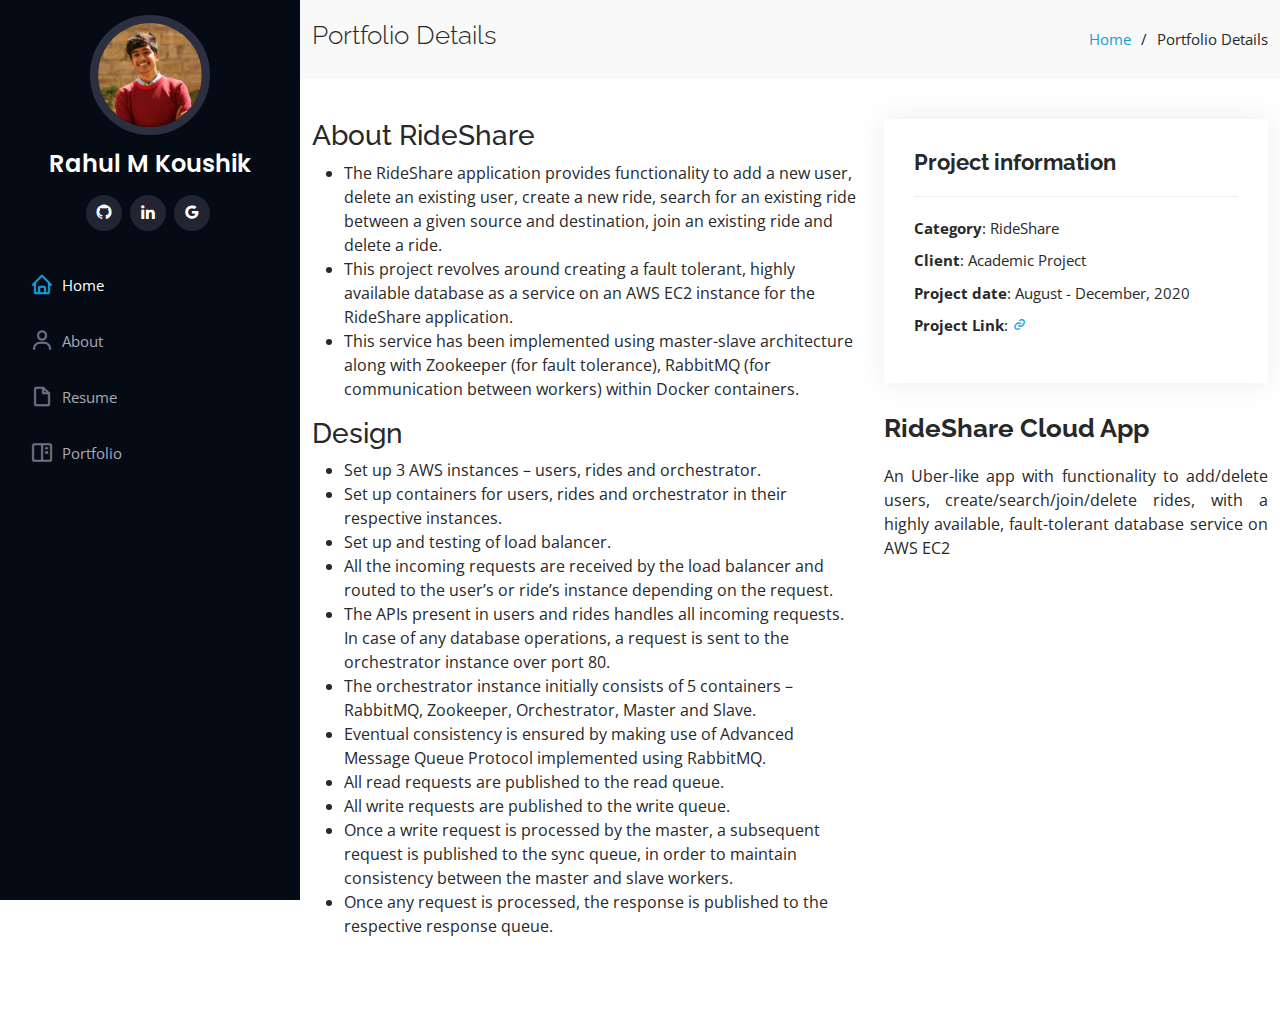
<file: Uber-details.html>
<!DOCTYPE html>
<html lang="en">

<head>
  <meta charset="utf-8">
  <meta content="width=device-width, initial-scale=1.0" name="viewport">

  <title>Rahul's Portfolio Details</title>
  <meta content="" name="description">
  <meta content="" name="keywords">

  <!-- Favicons -->
  <link href="assets/img/favicon.png" rel="icon">
  <link href="assets/img/apple-touch-icon.png" rel="apple-touch-icon">

  <!-- Google Fonts -->
  <link href="https://fonts.googleapis.com/css?family=Open+Sans:300,300i,400,400i,600,600i,700,700i|Raleway:300,300i,400,400i,500,500i,600,600i,700,700i|Poppins:300,300i,400,400i,500,500i,600,600i,700,700i" rel="stylesheet">

  <!-- Vendor CSS Files -->
  <link href="assets/vendor/aos/aos.css" rel="stylesheet">
  <link href="assets/vendor/bootstrap/css/bootstrap.min.css" rel="stylesheet">
  <link href="assets/vendor/bootstrap-icons/bootstrap-icons.css" rel="stylesheet">
  <link href="assets/vendor/boxicons/css/boxicons.min.css" rel="stylesheet">
  <link href="assets/vendor/glightbox/css/glightbox.min.css" rel="stylesheet">
  <link href="assets/vendor/swiper/swiper-bundle.min.css" rel="stylesheet">

  <!-- Template Main CSS File -->
  <link href="assets/css/style.css" rel="stylesheet">

  <!-- =======================================================
  * Template Name: iPortfolio - v3.10.0
  * Template URL: https://bootstrapmade.com/iportfolio-bootstrap-portfolio-websites-template/
  * Author: BootstrapMade.com
  * License: https://bootstrapmade.com/license/
  ======================================================== -->
</head>

<body>

  <!-- ======= Mobile nav toggle button ======= -->
  <i class="bi bi-list mobile-nav-toggle d-xl-none"></i>

  <!-- ======= Header ======= -->
  <header id="header">
    <div class="d-flex flex-column">

      <div class="profile">
        <img src="assets/img/profile-img.jpg" alt="" class="img-fluid rounded-circle">
        <h1 class="text-light"><a href="index.html">Rahul M Koushik</a></h1>
        <div class="social-links mt-3 text-center">
          <a href="https://github.com/Fluff18" class="github"><i class="bx bxl-github"></i></a>
          <a href="https://www.linkedin.com/in/rkoushik1808/" class="linkedin"><i class="bx bxl-linkedin"></i></a>
          <a href="https://scholar.google.com/citations?user=sd2DSzEAAAAJ&hl=en&authuser=1" class="googlescholar"><i class="bx bxl-google"></i></a>
        </div>
      </div>

      <nav id="navbar" class="nav-menu navbar">
        <ul>
          <li><a href="index.html#hero" class="nav-link scrollto active"><i class="bx bx-home"></i> <span>Home</span></a></li>
          <li><a href="index.html#about" class="nav-link scrollto"><i class="bx bx-user"></i> <span>About</span></a></li>
          <li><a href="index.html#resume" class="nav-link scrollto"><i class="bx bx-file-blank"></i> <span>Resume</span></a></li>
          <li><a href="index.html#portfolio" class="nav-link scrollto"><i class="bx bx-book-content"></i> <span>Portfolio</span></a></li>
        </ul>
      </nav><!-- .nav-menu -->
    </div>
  </header><!-- End Header -->

  <main id="main">

    <!-- ======= Breadcrumbs ======= -->
    <section id="breadcrumbs" class="breadcrumbs">
      <div class="container">

        <div class="d-flex justify-content-between align-items-center">
          <h2>Portfolio Details</h2>
          <ol>
            <li><a href="index.html">Home</a></li>
            <li>Portfolio Details</li>
          </ol>
        </div>

      </div>
    </section><!-- End Breadcrumbs -->

    <!-- ======= Portfolio Details Section ======= -->
    <section id="portfolio-details" class="portfolio-details">
      <div class="container">

        <div class="row gy-4">

          <div class="col-lg-7">
            <h3 class="resume-title">About RideShare</h3>
            <ul>
                <li>The RideShare application provides functionality to add a new user, delete an existing user, create a new ride, search for an existing ride between a given source and destination, join an existing ride and delete a ride.</li>
                <li>This project revolves around creating a fault tolerant, highly available database as a service on an AWS EC2 instance for the RideShare application.</li>
                <li>This service has been implemented using master-slave architecture along with Zookeeper (for fault tolerance), RabbitMQ (for communication between workers) within Docker containers.</li>
              </ul>
          
            <h3 class="resume-title">Design</h3>
            <ul>
                <li>Set up 3 AWS instances – users, rides and orchestrator.</li>
                <li>Set up containers for users, rides and orchestrator in their respective instances.</li>
                <li>Set up and testing of load balancer.</li>
                <li>All the incoming requests are received by the load balancer and routed to the
                    user’s or ride’s instance depending on the request.</li>
                <li>The APIs present in users and rides handles all incoming requests. In case of any
                    database operations, a request is sent to the orchestrator instance over port 80.</li>
                <li>The orchestrator instance initially consists of 5 containers – RabbitMQ, Zookeeper,
                    Orchestrator, Master and Slave.</li>
                <li>Eventual consistency is ensured by making use of Advanced Message Queue
                        Protocol implemented using RabbitMQ.</li>
                <li>All read requests are published to the read queue.</li>
                <li>All write requests are published to the write queue.</li>
                <li>Once a write request is processed by the master, a subsequent request is published
                            to the sync queue, in order to maintain consistency between the master and slave
                            workers.</li>
                <li>Once any request is processed, the response is published to the respective
                                response queue.</li>
            </ul>
          </div> 

          <div class="col-lg-5">
            <div class="portfolio-info">
              <h3>Project information</h3>
              <ul>
                <li><strong>Category</strong>: RideShare</li>
                <li><strong>Client</strong>: Academic Project</li>
                <li><strong>Project date</strong>: August - December, 2020</li>
                <li><strong>Project Link</strong>: <a href ="https://github.com/Fluff18/CC-FullStack" title="https://github.com/Fluff18/CC-FullStack"><i class="bx bx-link"></i></a></li>
               
              </ul>
            </div>
            <div class="portfolio-description">
              <h2>RideShare Cloud App</h2>
              <p style="text-align: justify;
              text-justify: inter-word;"> 
                An Uber-like app with functionality to add/delete users, create/search/join/delete rides, with a highly available, fault-tolerant database service on AWS EC2
            </div>

        </div>

      </div>
    </section><!-- End Portfolio Details Section -->

  </main><!-- End #main -->


  <a href="#" class="back-to-top d-flex align-items-center justify-content-center"><i class="bi bi-arrow-up-short"></i></a>

  <!-- Vendor JS Files -->
  <script src="assets/vendor/purecounter/purecounter_vanilla.js"></script>
  <script src="assets/vendor/aos/aos.js"></script>
  <script src="assets/vendor/bootstrap/js/bootstrap.bundle.min.js"></script>
  <script src="assets/vendor/glightbox/js/glightbox.min.js"></script>
  <script src="assets/vendor/isotope-layout/isotope.pkgd.min.js"></script>
  <script src="assets/vendor/swiper/swiper-bundle.min.js"></script>
  <script src="assets/vendor/typed.js/typed.min.js"></script>
  <script src="assets/vendor/waypoints/noframework.waypoints.js"></script>
  <script src="assets/vendor/php-email-form/validate.js"></script>

  <!-- Template Main JS File -->
  <script src="assets/js/main.js"></script>

</body>

</html>
</file>
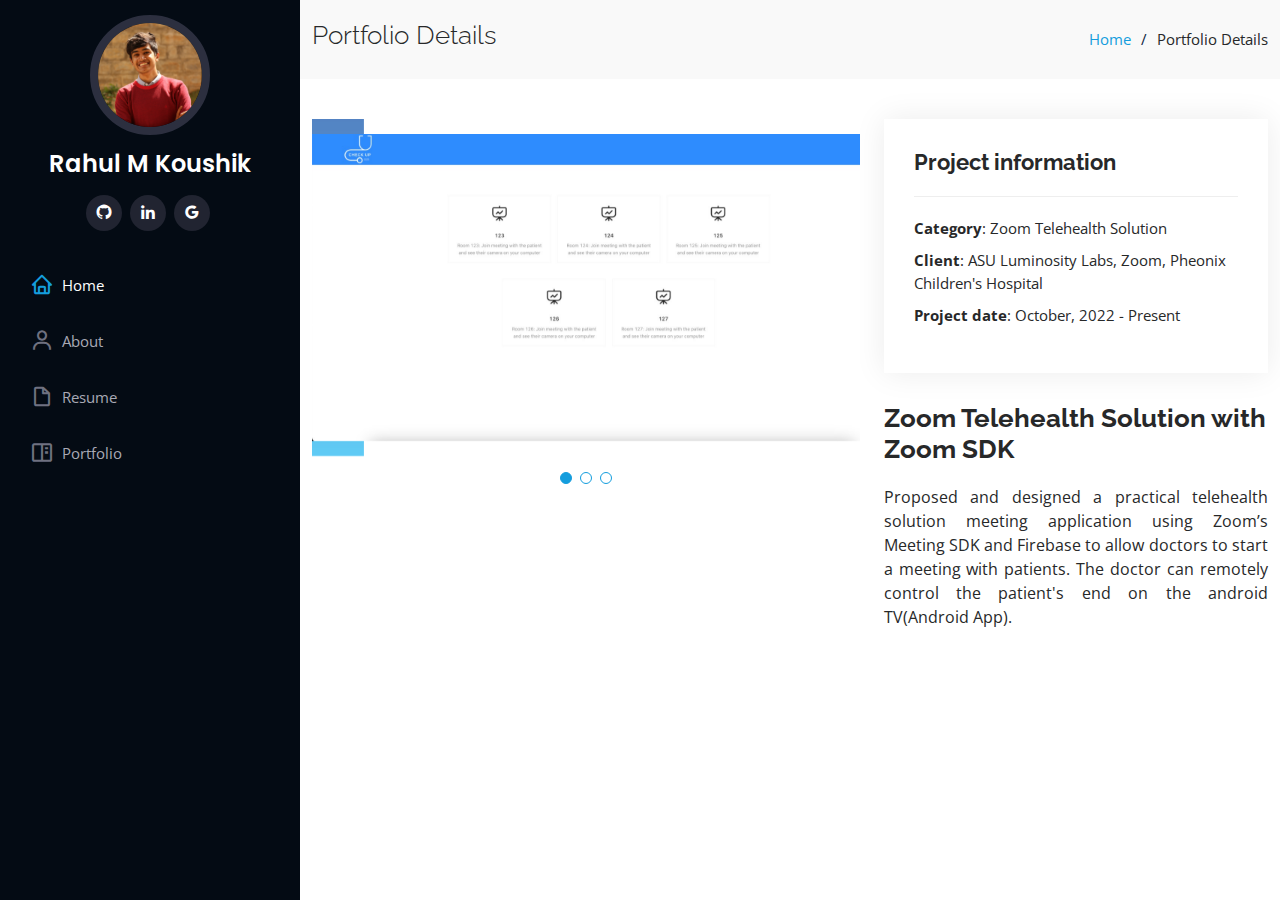
<file: Zoom-details.html>
<!DOCTYPE html>
<html lang="en">

<head>
  <meta charset="utf-8">
  <meta content="width=device-width, initial-scale=1.0" name="viewport">

  <title>Rahul's Portfolio Details</title>
  <meta content="" name="description">
  <meta content="" name="keywords">

  <!-- Favicons -->
  <link href="assets/img/favicon.png" rel="icon">
  <link href="assets/img/apple-touch-icon.png" rel="apple-touch-icon">

  <!-- Google Fonts -->
  <link href="https://fonts.googleapis.com/css?family=Open+Sans:300,300i,400,400i,600,600i,700,700i|Raleway:300,300i,400,400i,500,500i,600,600i,700,700i|Poppins:300,300i,400,400i,500,500i,600,600i,700,700i" rel="stylesheet">

  <!-- Vendor CSS Files -->
  <link href="assets/vendor/aos/aos.css" rel="stylesheet">
  <link href="assets/vendor/bootstrap/css/bootstrap.min.css" rel="stylesheet">
  <link href="assets/vendor/bootstrap-icons/bootstrap-icons.css" rel="stylesheet">
  <link href="assets/vendor/boxicons/css/boxicons.min.css" rel="stylesheet">
  <link href="assets/vendor/glightbox/css/glightbox.min.css" rel="stylesheet">
  <link href="assets/vendor/swiper/swiper-bundle.min.css" rel="stylesheet">

  <!-- Template Main CSS File -->
  <link href="assets/css/style.css" rel="stylesheet">

  <!-- =======================================================
  * Template Name: iPortfolio - v3.10.0
  * Template URL: https://bootstrapmade.com/iportfolio-bootstrap-portfolio-websites-template/
  * Author: BootstrapMade.com
  * License: https://bootstrapmade.com/license/
  ======================================================== -->
</head>

<body>

  <!-- ======= Mobile nav toggle button ======= -->
  <i class="bi bi-list mobile-nav-toggle d-xl-none"></i>

  <!-- ======= Header ======= -->
  <header id="header">
    <div class="d-flex flex-column">

      <div class="profile">
        <img src="assets/img/profile-img.jpg" alt="" class="img-fluid rounded-circle">
        <h1 class="text-light"><a href="index.html">Rahul M Koushik</a></h1>
        <div class="social-links mt-3 text-center">
          <a href="https://github.com/Fluff18" class="github"><i class="bx bxl-github"></i></a>
          <a href="https://www.linkedin.com/in/rkoushik1808/" class="linkedin"><i class="bx bxl-linkedin"></i></a>
          <a href="https://scholar.google.com/citations?user=sd2DSzEAAAAJ&hl=en&authuser=1" class="googlescholar"><i class="bx bxl-google"></i></a>
        </div>
      </div>

      <nav id="navbar" class="nav-menu navbar">
        <ul>
          <li><a href="index.html#hero" class="nav-link scrollto active"><i class="bx bx-home"></i> <span>Home</span></a></li>
          <li><a href="index.html#about" class="nav-link scrollto"><i class="bx bx-user"></i> <span>About</span></a></li>
          <li><a href="index.html#resume" class="nav-link scrollto"><i class="bx bx-file-blank"></i> <span>Resume</span></a></li>
          <li><a href="index.html#portfolio" class="nav-link scrollto"><i class="bx bx-book-content"></i> <span>Portfolio</span></a></li>
        </ul>
      </nav><!-- .nav-menu -->
    </div>
  </header><!-- End Header -->

  <main id="main">

    <!-- ======= Breadcrumbs ======= -->
    <section id="breadcrumbs" class="breadcrumbs">
      <div class="container">

        <div class="d-flex justify-content-between align-items-center">
          <h2>Portfolio Details</h2>
          <ol>
            <li><a href="index.html">Home</a></li>
            <li>Portfolio Details</li>
          </ol>
        </div>

      </div>
    </section><!-- End Breadcrumbs -->

    <!-- ======= Portfolio Details Section ======= -->
    <section id="portfolio-details" class="portfolio-details">
      <div class="container">

        <div class="row gy-4">

          <div class="col-lg-7">
            <div class="portfolio-details-slider swiper">
              <div class="swiper-wrapper align-items-center">

                <div class="swiper-slide">
                  <img src="assets/img/portfolio/zoom1.jpg" alt="" style="width: 600px; height: auto;">
                </div>

                <div class="swiper-slide"  >
                  <img src="assets/img/portfolio/zoom2.jpg" alt=""style="width: 600px; height: auto; ">
                </div>
                <div class="swiper-slide"  >
                    <img src="assets/img/portfolio/zoom3.jpg" alt=""style="width: 600px; height: auto;">
                </div>
                 

              </div>
              <div class="swiper-pagination"></div>
            </div>
          </div>

          <div class="col-lg-5">
            <div class="portfolio-info">
              <h3>Project information</h3>
              <ul>
                <li><strong>Category</strong>: Zoom Telehealth Solution</li>
                <li><strong>Client</strong>: ASU Luminosity Labs, Zoom, Pheonix Children's Hospital</li>
                <li><strong>Project date</strong>: October, 2022 - Present</li>
              </ul>
            </div>
            <div class="portfolio-description">
              <h2>Zoom Telehealth Solution with Zoom SDK</h2>
              <p style="text-align: justify;
              text-justify: inter-word;"> 
                 Proposed and designed a practical telehealth solution meeting application using Zoom’s Meeting SDK and Firebase to allow doctors to start a meeting with patients. The doctor can remotely control the patient's end on the android TV(Android App).

                </div>
          </div>

        </div>

      </div>
    </section><!-- End Portfolio Details Section -->

  </main><!-- End #main -->


  <a href="#" class="back-to-top d-flex align-items-center justify-content-center"><i class="bi bi-arrow-up-short"></i></a>

  <!-- Vendor JS Files -->
  <script src="assets/vendor/purecounter/purecounter_vanilla.js"></script>
  <script src="assets/vendor/aos/aos.js"></script>
  <script src="assets/vendor/bootstrap/js/bootstrap.bundle.min.js"></script>
  <script src="assets/vendor/glightbox/js/glightbox.min.js"></script>
  <script src="assets/vendor/isotope-layout/isotope.pkgd.min.js"></script>
  <script src="assets/vendor/swiper/swiper-bundle.min.js"></script>
  <script src="assets/vendor/typed.js/typed.min.js"></script>
  <script src="assets/vendor/waypoints/noframework.waypoints.js"></script>
  <script src="assets/vendor/php-email-form/validate.js"></script>

  <!-- Template Main JS File -->
  <script src="assets/js/main.js"></script>

</body>

</html>
</file>
<file: assets/css/style.css>
/**
* Template Name: iPortfolio - v3.10.0
* Template URL: https://bootstrapmade.com/iportfolio-bootstrap-portfolio-websites-template/
* Author: BootstrapMade.com
* License: https://bootstrapmade.com/license/
*/

/*--------------------------------------------------------------
# General
--------------------------------------------------------------*/
body {
  font-family: "Open Sans", sans-serif;
  color: #272829;
}

a {
  color: #149ddd;
  text-decoration: none;
}

a:hover {
  color: #37b3ed;
  text-decoration: none;
}

h1,
h2,
h3,
h4,
h5,
h6 {
  font-family: "Raleway", sans-serif;
}

/*--------------------------------------------------------------
# Back to top button
--------------------------------------------------------------*/
.back-to-top {
  position: fixed;
  visibility: hidden;
  opacity: 0;
  right: 15px;
  bottom: 15px;
  z-index: 996;
  background: #149ddd;
  width: 40px;
  height: 40px;
  border-radius: 50px;
  transition: all 0.4s;
}

.back-to-top i {
  font-size: 28px;
  color: #fff;
  line-height: 0;
}

.back-to-top:hover {
  background: #2eafec;
  color: #fff;
}

.back-to-top.active {
  visibility: visible;
  opacity: 1;
}

/*--------------------------------------------------------------
# Header
--------------------------------------------------------------*/
#header {
  position: fixed;
  top: 0;
  left: 0;
  bottom: 0;
  width: 300px;
  transition: all ease-in-out 0.5s;
  z-index: 9997;
  transition: all 0.5s;
  padding: 0 15px;
  background: #040b14;
  overflow-y: auto;
}

#header .profile img {
  margin: 15px auto;
  display: block;
  width: 120px;
  border: 8px solid #2c2f3f;
}

#header .profile h1 {
  font-size: 24px;
  display: flex;
  justify-content: center;
  margin: 0;
  padding: 0;
  font-weight: 600;
  -moz-text-align-last: center;
  text-align-last: center;
  font-family: "Poppins", sans-serif;
}

#header .profile h1 a,
#header .profile h1 a:hover {
  color: #fff;
  text-decoration: none;
}

#header .profile .social-links a {
  font-size: 18px;
  display: inline-block;
  background: #212431;
  color: #fff;
  line-height: 1;
  padding: 8px 0;
  margin-right: 4px;
  border-radius: 50%;
  text-align: center;
  width: 36px;
  height: 36px;
  transition: 0.3s;
}

#header .profile .social-links a:hover {
  background: #149ddd;
  color: #fff;
  text-decoration: none;
}

#main {
  margin-left: 300px;
}

@media (max-width: 1199px) {
  #header {
    left: -300px;
  }

  #main {
    margin-left: 0;
  }
}

/*--------------------------------------------------------------
# Navigation Menu
--------------------------------------------------------------*/
/* Desktop Navigation */
.nav-menu {
  padding: 30px 0 0 0;
}

.nav-menu * {
  margin: 0;
  padding: 0;
  list-style: none;
}

.nav-menu>ul>li {
  position: relative;
  white-space: nowrap;
}

.nav-menu a,
.nav-menu a:focus {
  display: flex;
  align-items: center;
  color: #a8a9b4;
  padding: 12px 15px;
  margin-bottom: 8px;
  transition: 0.3s;
  font-size: 15px;
}

.nav-menu a i,
.nav-menu a:focus i {
  font-size: 24px;
  padding-right: 8px;
  color: #6f7180;
}

.nav-menu a:hover,
.nav-menu .active,
.nav-menu .active:focus,
.nav-menu li:hover>a {
  text-decoration: none;
  color: #fff;
}

.nav-menu a:hover i,
.nav-menu .active i,
.nav-menu .active:focus i,
.nav-menu li:hover>a i {
  color: #149ddd;
}

/* Mobile Navigation */
.mobile-nav-toggle {
  position: fixed;
  right: 15px;
  top: 15px;
  z-index: 9998;
  border: 0;
  font-size: 24px;
  transition: all 0.4s;
  outline: none !important;
  background-color: #149ddd;
  color: #fff;
  width: 40px;
  height: 40px;
  display: inline-flex;
  align-items: center;
  justify-content: center;
  line-height: 0;
  border-radius: 50px;
  cursor: pointer;
}

.mobile-nav-active {
  overflow: hidden;
}

.mobile-nav-active #header {
  left: 0;
}

/*--------------------------------------------------------------
# Hero Section
--------------------------------------------------------------*/
#hero {
  width: 100%;
  height: 100vh;
  background: url("../img/hero-bg.jpg") top center;
  background-size: cover;
}

#hero:before {
  content: "";
  background: rgba(5, 13, 24, 0.3);
  position: absolute;
  bottom: 0;
  top: 0;
  left: 0;
  right: 0;
  z-index: 1;
}

#hero .hero-container {
  position: relative;
  z-index: 2;
  min-width: 300px;
}

#hero h1 {
  margin: 0 0 10px 0;
  font-size: 64px;
  font-weight: 700;
  line-height: 56px;
  color: #fff;
}

#hero p {
  color: #fff;
  margin-bottom: 50px;
  font-size: 26px;
  font-family: "Poppins", sans-serif;
}

#hero p span {
  color: #fff;
  padding-bottom: 4px;
  letter-spacing: 1px;
  border-bottom: 3px solid #149ddd;
}

@media (min-width: 1024px) {
  #hero {
    background-attachment: fixed;
  }
}

@media (max-width: 768px) {
  #hero h1 {
    font-size: 28px;
    line-height: 36px;
  }

  #hero h2 {
    font-size: 18px;
    line-height: 24px;
    margin-bottom: 30px;
  }
}

/*--------------------------------------------------------------
# Sections General
--------------------------------------------------------------*/
section {
  padding: 60px 0;
  overflow: hidden;
}

.section-bg {
  background: #f5f8fd;
}

.section-title {
  padding-bottom: 30px;
}

.section-title h2 {
  font-size: 32px;
  font-weight: bold;
  margin-bottom: 20px;
  padding-bottom: 20px;
  position: relative;
  color: #173b6c;
}

.section-title h2::after {
  content: "";
  position: absolute;
  display: block;
  width: 50px;
  height: 3px;
  background: #149ddd;
  bottom: 0;
  left: 0;
}

.section-title p {
  margin-bottom: 0;
}

/*--------------------------------------------------------------
# About
--------------------------------------------------------------*/
.about .content h3 {
  font-weight: 700;
  font-size: 26px;
  color: #173b6c;
}

.about .content ul {
  list-style: none;
  padding: 0;
}

.about .content ul li {
  margin-bottom: 20px;
  display: flex;
  align-items: center;
}

.about .content ul strong {
  margin-right: 10px;
}

.about .content ul i {
  font-size: 16px;
  margin-right: 5px;
  color: #149ddd;
  line-height: 0;
}

.about .content p:last-child {
  margin-bottom: 0;
}

/*--------------------------------------------------------------
# Facts
--------------------------------------------------------------*/
.facts {
  padding-bottom: 30px;
}

.facts .count-box {
  padding: 30px;
  width: 100%;
}

.facts .count-box i {
  display: block;
  font-size: 44px;
  color: #149ddd;
  float: left;
  line-height: 0;
}

.facts .count-box span {
  font-size: 48px;
  line-height: 40px;
  display: block;
  font-weight: 700;
  color: #050d18;
  margin-left: 60px;
}

.facts .count-box p {
  padding: 15px 0 0 0;
  margin: 0 0 0 60px;
  font-family: "Raleway", sans-serif;
  font-size: 14px;
  color: #122f57;
}

.facts .count-box a {
  font-weight: 600;
  display: block;
  margin-top: 20px;
  color: #122f57;
  font-size: 15px;
  font-family: "Poppins", sans-serif;
  transition: ease-in-out 0.3s;
}

.facts .count-box a:hover {
  color: #1f5297;
}

/*--------------------------------------------------------------
# Skills
--------------------------------------------------------------*/
.skills .progress {
  height: 60px;
  display: block;
  background: none;
  border-radius: 0;
}

.skills .progress .skill {
  padding: 0;
  margin: 0 0 6px 0;
  text-transform: uppercase;
  display: block;
  font-weight: 600;
  font-family: "Poppins", sans-serif;
  color: #050d18;
}

.skills .progress .skill .val {
  float: right;
  font-style: normal;
}

.skills .progress-bar-wrap {
  background: #dce8f8;
  height: 10px;
}

.skills .progress-bar {
  width: 1px;
  height: 10px;
  transition: 0.9s;
  background-color: #149ddd;
}

/*--------------------------------------------------------------
# Resume
--------------------------------------------------------------*/
.resume .resume-title {
  font-size: 26px;
  font-weight: 700;
  margin-top: 20px;
  margin-bottom: 20px;
  color: #050d18;
}

.resume .resume-item {
  padding: 0 0 20px 20px;
  margin-top: -2px;
  border-left: 2px solid #1f5297;
  position: relative;
}

.resume .resume-item h4 {
  line-height: 18px;
  font-size: 18px;
  font-weight: 600;
  text-transform: uppercase;
  font-family: "Poppins", sans-serif;
  color: #050d18;
  margin-bottom: 10px;
}

.resume .resume-item h5 {
  font-size: 16px;
  background: #e4edf9;
  padding: 5px 15px;
  display: inline-block;
  font-weight: 600;
  margin-bottom: 10px;
}

.resume .resume-item ul {
  padding-left: 20px;
}

.resume .resume-item ul li {
  padding-bottom: 10px;
}

.resume .resume-item:last-child {
  padding-bottom: 0;
}

.resume .resume-item::before {
  content: "";
  position: absolute;
  width: 16px;
  height: 16px;
  border-radius: 50px;
  left: -9px;
  top: 0;
  background: #fff;
  border: 2px solid #1f5297;
}

/*--------------------------------------------------------------
# Portfolio
--------------------------------------------------------------*/
.portfolio .portfolio-item {
  margin-bottom: 30px;
}

.portfolio #portfolio-flters {
  padding: 0;
  margin: 0 auto 35px auto;
  list-style: none;
  text-align: center;
  background: #fff;
  border-radius: 50px;
  padding: 2px 15px;
}

.portfolio #portfolio-flters li {
  cursor: pointer;
  display: inline-block;
  padding: 10px 15px 8px 15px;
  font-size: 14px;
  font-weight: 600;
  line-height: 1;
  text-transform: uppercase;
  color: #272829;
  margin-bottom: 5px;
  transition: all 0.3s ease-in-out;
}

.portfolio #portfolio-flters li:hover,
.portfolio #portfolio-flters li.filter-active {
  color: #149ddd;
}

.portfolio #portfolio-flters li:last-child {
  margin-right: 0;
}

.portfolio .portfolio-wrap {
  transition: 0.3s;
  position: relative;
  overflow: hidden;
  z-index: 1;
}

.portfolio .portfolio-wrap::before {
  content: "";
  background: rgba(255, 255, 255, 0.5);
  position: absolute;
  left: 0;
  right: 0;
  top: 0;
  bottom: 0;
  transition: all ease-in-out 0.3s;
  z-index: 2;
  opacity: 0;
}

.portfolio .portfolio-wrap .portfolio-links {
  opacity: 1;
  left: 0;
  right: 0;
  bottom: -60px;
  z-index: 3;
  position: absolute;
  transition: all ease-in-out 0.3s;
  display: flex;
  justify-content: center;
}

.portfolio .portfolio-wrap .portfolio-links a {
  color: #fff;
  font-size: 28px;
  text-align: center;
  background: rgba(20, 157, 221, 0.75);
  transition: 0.3s;
  width: 50%;
}

.portfolio .portfolio-wrap .portfolio-links a:hover {
  background: rgba(20, 157, 221, 0.95);
}

.portfolio .portfolio-wrap .portfolio-links a+a {
  border-left: 1px solid #37b3ed;
}

.portfolio .portfolio-wrap:hover::before {
  top: 0;
  left: 0;
  right: 0;
  bottom: 0;
  opacity: 1;
}

.portfolio .portfolio-wrap:hover .portfolio-links {
  opacity: 1;
  bottom: 0;
}

/*--------------------------------------------------------------
# Portfolio Details
--------------------------------------------------------------*/
.portfolio-details {
  padding-top: 40px;
}

.portfolio-details .portfolio-details-slider img {
  width: 100%;
}

.portfolio-details .portfolio-details-slider .swiper-pagination {
  margin-top: 20px;
  position: relative;
}

.portfolio-details .portfolio-details-slider .swiper-pagination .swiper-pagination-bullet {
  width: 12px;
  height: 12px;
  background-color: #fff;
  opacity: 1;
  border: 1px solid #149ddd;
}

.portfolio-details .portfolio-details-slider .swiper-pagination .swiper-pagination-bullet-active {
  background-color: #149ddd;
}

.portfolio-details .portfolio-info {
  padding: 30px;
  box-shadow: 0px 0 30px rgba(5, 13, 24, 0.08);
}

.portfolio-details .portfolio-info h3 {
  font-size: 22px;
  font-weight: 700;
  margin-bottom: 20px;
  padding-bottom: 20px;
  border-bottom: 1px solid #eee;
}

.portfolio-details .portfolio-info ul {
  list-style: none;
  padding: 0;
  font-size: 15px;
}

.portfolio-details .portfolio-info ul li+li {
  margin-top: 10px;
}

.portfolio-details .portfolio-description {
  padding-top: 30px;
}

.portfolio-details .portfolio-description h2 {
  font-size: 26px;
  font-weight: 700;
  margin-bottom: 20px;
}

.portfolio-details .portfolio-description p {
  padding: 0;
}

/*--------------------------------------------------------------
# Services
--------------------------------------------------------------*/
.services .icon-box {
  margin-bottom: 20px;
}

.services .icon {
  float: left;
  display: flex;
  align-items: center;
  justify-content: center;
  width: 54px;
  height: 54px;
  background: #149ddd;
  border-radius: 50%;
  transition: 0.5s;
  border: 1px solid #149ddd;
}

.services .icon i {
  color: #fff;
  font-size: 24px;
  line-height: 0;
}

.services .icon-box:hover .icon {
  background: #fff;
}

.services .icon-box:hover .icon i {
  color: #149ddd;
}

.services .title {
  margin-left: 80px;
  font-weight: 700;
  margin-bottom: 15px;
  font-size: 18px;
}

.services .title a {
  color: #343a40;
}

.services .title a:hover {
  color: #149ddd;
}

.services .description {
  margin-left: 80px;
  line-height: 24px;
  font-size: 14px;
}

/*--------------------------------------------------------------
# Testimonials
--------------------------------------------------------------*/
.testimonials .testimonials-carousel,
.testimonials .testimonials-slider {
  overflow: hidden;
}

.testimonials .testimonial-item {
  box-sizing: content-box;
  text-align: center;
  min-height: 320px;
}

.testimonials .testimonial-item .testimonial-img {
  width: 90px;
  border-radius: 50%;
  margin: 0 auto;
}

.testimonials .testimonial-item h3 {
  font-size: 18px;
  font-weight: bold;
  margin: 10px 0 5px 0;
  color: #111;
}

.testimonials .testimonial-item h4 {
  font-size: 14px;
  color: #999;
  margin: 0;
}

.testimonials .testimonial-item .quote-icon-left,
.testimonials .testimonial-item .quote-icon-right {
  color: #c3e8fa;
  font-size: 26px;
}

.testimonials .testimonial-item .quote-icon-left {
  display: inline-block;
  left: -5px;
  position: relative;
}

.testimonials .testimonial-item .quote-icon-right {
  display: inline-block;
  right: -5px;
  position: relative;
  top: 10px;
}

.testimonials .testimonial-item p {
  font-style: italic;
  margin: 0 15px 15px 15px;
  padding: 20px;
  background: #fff;
  position: relative;
  margin-bottom: 35px;
  border-radius: 6px;
  box-shadow: 0px 2px 15px rgba(0, 0, 0, 0.1);
}

.testimonials .testimonial-item p::after {
  content: "";
  width: 0;
  height: 0;
  border-top: 20px solid #fff;
  border-right: 20px solid transparent;
  border-left: 20px solid transparent;
  position: absolute;
  bottom: -20px;
  left: calc(50% - 20px);
}

.testimonials .swiper-pagination {
  margin-top: 20px;
  position: relative;
}

.testimonials .swiper-pagination .swiper-pagination-bullet {
  width: 12px;
  height: 12px;
  background-color: #fff;
  opacity: 1;
  border: 1px solid #149ddd;
}

.testimonials .swiper-pagination .swiper-pagination-bullet-active {
  background-color: #149ddd;
}

/*--------------------------------------------------------------
# Contact
--------------------------------------------------------------*/
.contact {
  padding-bottom: 130px;
}

.contact .info {
  padding: 30px;
  background: #fff;
  width: 100%;
  box-shadow: 0 0 24px 0 rgba(0, 0, 0, 0.12);
}

.contact .info i {
  font-size: 20px;
  color: #149ddd;
  float: left;
  width: 44px;
  height: 44px;
  background: #dff3fc;
  display: flex;
  justify-content: center;
  align-items: center;
  border-radius: 50px;
  transition: all 0.3s ease-in-out;
}

.contact .info h4 {
  padding: 0 0 0 60px;
  font-size: 22px;
  font-weight: 600;
  margin-bottom: 5px;
  color: #050d18;
}

.contact .info p {
  padding: 0 0 10px 60px;
  margin-bottom: 20px;
  font-size: 14px;
  color: #173b6c;
}

.contact .info .email p {
  padding-top: 5px;
}

.contact .info .social-links {
  padding-left: 60px;
}

.contact .info .social-links a {
  font-size: 18px;
  display: inline-block;
  background: #333;
  color: #fff;
  line-height: 1;
  padding: 8px 0;
  border-radius: 50%;
  text-align: center;
  width: 36px;
  height: 36px;
  transition: 0.3s;
  margin-right: 10px;
}

.contact .info .social-links a:hover {
  background: #149ddd;
  color: #fff;
}

.contact .info .email:hover i,
.contact .info .address:hover i,
.contact .info .phone:hover i {
  background: #149ddd;
  color: #fff;
}

.contact .php-email-form {
  width: 100%;
  padding: 30px;
  background: #fff;
  box-shadow: 0 0 24px 0 rgba(0, 0, 0, 0.12);
}

.contact .php-email-form .form-group {
  padding-bottom: 8px;
}

.contact .php-email-form .validate {
  display: none;
  color: red;
  margin: 0 0 15px 0;
  font-weight: 400;
  font-size: 13px;
}

.contact .php-email-form .error-message {
  display: none;
  color: #fff;
  background: #ed3c0d;
  text-align: left;
  padding: 15px;
  font-weight: 600;
}

.contact .php-email-form .error-message br+br {
  margin-top: 25px;
}

.contact .php-email-form .sent-message {
  display: none;
  color: #fff;
  background: #18d26e;
  text-align: center;
  padding: 15px;
  font-weight: 600;
}

.contact .php-email-form .loading {
  display: none;
  background: #fff;
  text-align: center;
  padding: 15px;
}

.contact .php-email-form .loading:before {
  content: "";
  display: inline-block;
  border-radius: 50%;
  width: 24px;
  height: 24px;
  margin: 0 10px -6px 0;
  border: 3px solid #18d26e;
  border-top-color: #eee;
  -webkit-animation: animate-loading 1s linear infinite;
  animation: animate-loading 1s linear infinite;
}

.contact .php-email-form .form-group {
  margin-bottom: 15px;
}

.contact .php-email-form label {
  padding-bottom: 8px;
}

.contact .php-email-form input,
.contact .php-email-form textarea {
  border-radius: 0;
  box-shadow: none;
  font-size: 14px;
}

.contact .php-email-form input {
  height: 44px;
}

.contact .php-email-form textarea {
  padding: 10px 15px;
}

.contact .php-email-form button[type=submit] {
  background: #149ddd;
  border: 0;
  padding: 10px 24px;
  color: #fff;
  transition: 0.4s;
  border-radius: 4px;
}

.contact .php-email-form button[type=submit]:hover {
  background: #37b3ed;
}

@-webkit-keyframes animate-loading {
  0% {
    transform: rotate(0deg);
  }

  100% {
    transform: rotate(360deg);
  }
}

@keyframes animate-loading {
  0% {
    transform: rotate(0deg);
  }

  100% {
    transform: rotate(360deg);
  }
}

/*--------------------------------------------------------------
# Breadcrumbs
--------------------------------------------------------------*/
.breadcrumbs {
  padding: 20px 0;
  background: #f9f9f9;
}

.breadcrumbs h2 {
  font-size: 26px;
  font-weight: 300;
}

.breadcrumbs ol {
  display: flex;
  flex-wrap: wrap;
  list-style: none;
  padding: 0;
  margin: 0;
  font-size: 15px;
}

.breadcrumbs ol li+li {
  padding-left: 10px;
}

.breadcrumbs ol li+li::before {
  display: inline-block;
  padding-right: 10px;
  color: #0e2442;
  content: "/";
}

@media (max-width: 768px) {
  .breadcrumbs .d-flex {
    display: block !important;
  }

  .breadcrumbs ol {
    display: block;
  }

  .breadcrumbs ol li {
    display: inline-block;
  }
}

/*--------------------------------------------------------------
# Footer
--------------------------------------------------------------*/
#footer {
  padding: 15px;
  color: #f4f6fd;
  font-size: 14px;
  position: fixed;
  left: 0;
  bottom: 0;
  width: 300px;
  z-index: 9999;
  background: #040b14;
}

#footer .copyright {
  text-align: center;
}

#footer .credits {
  padding-top: 5px;
  text-align: center;
  font-size: 13px;
  color: #eaebf0;
}

@media (max-width: 1199px) {
  #footer {
    position: static;
    width: auto;
    padding-right: 20px 15px;
  }
}
</file>
